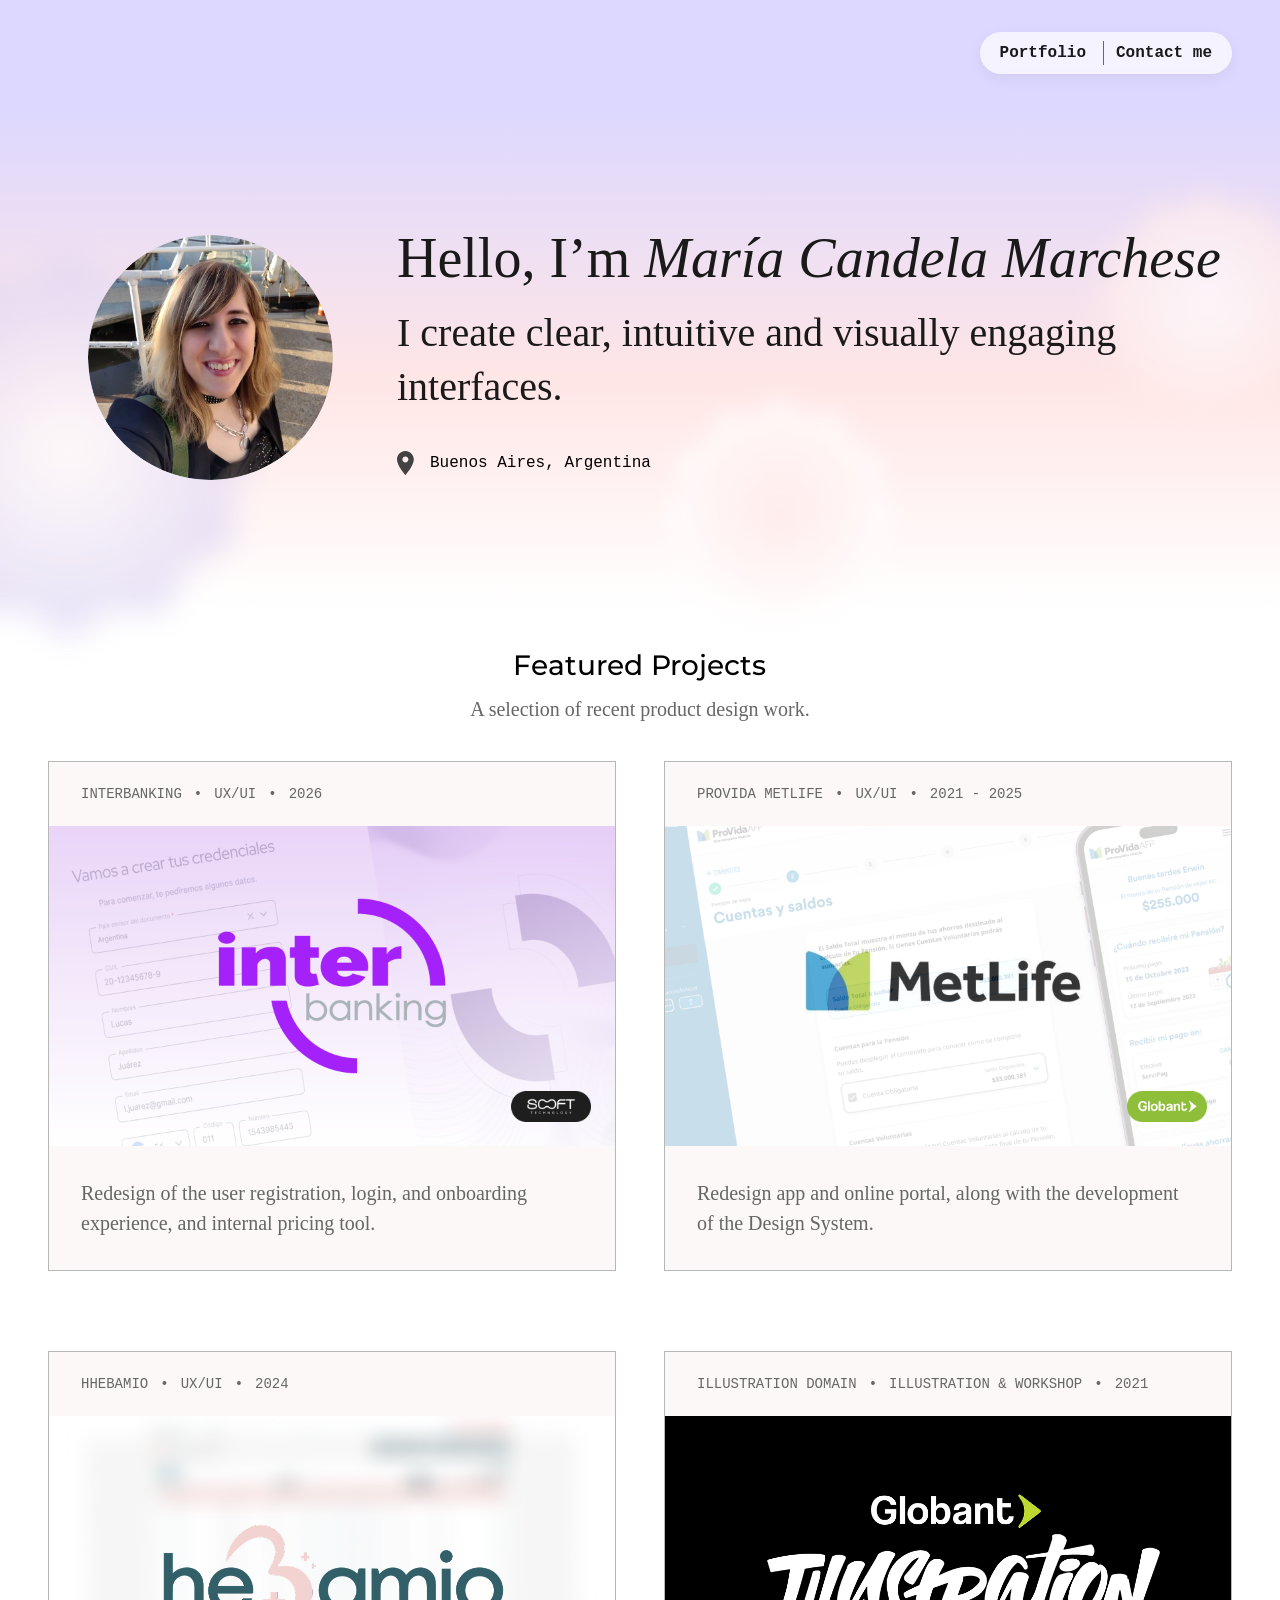
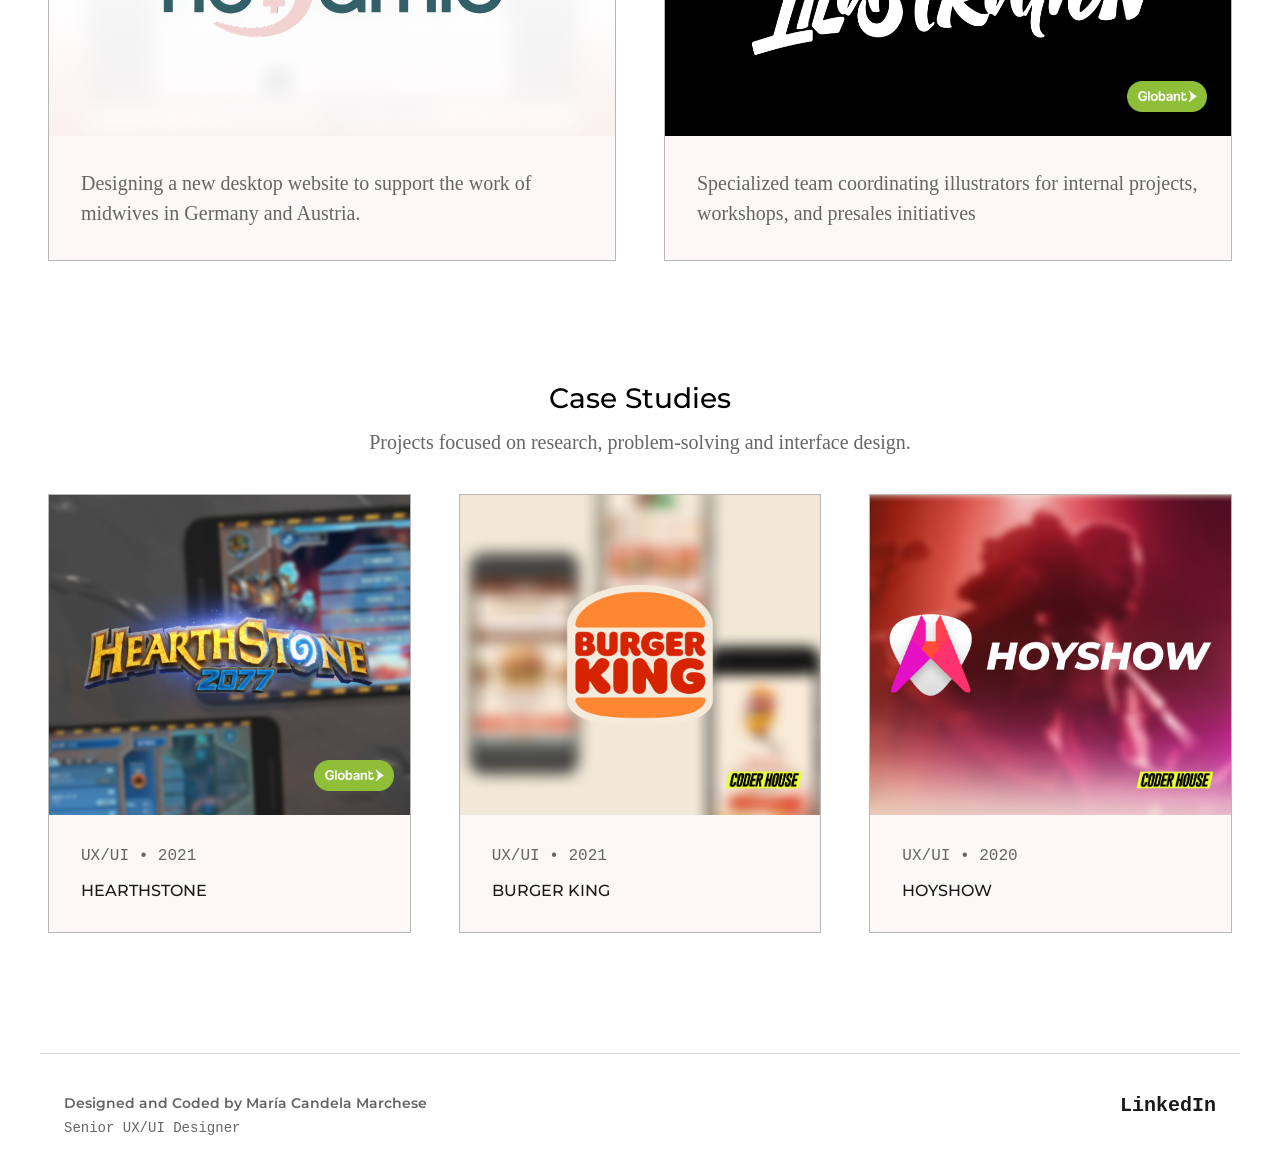
<file: index.html>
<!DOCTYPE html>
<html lang="es">

<head>
    <meta charset="UTF-8">
    <meta name="viewport" content="width=device-width, initial-scale=1.0">

    <title>Mi portfolio</title>

    <link rel="stylesheet" href="styles.css">


    <link rel="preconnect" href="https://fonts.googleapis.com">
<link rel="preconnect" href="https://fonts.gstatic.com" crossorigin>

<link
    href="https://fonts.googleapis.com/css2?family=Noto+Sans:wght@400;500;600;700&display=swap"
    rel="stylesheet"
>
<link rel="preconnect" href="https://fonts.googleapis.com">
<link rel="preconnect" href="https://fonts.gstatic.com" crossorigin>

<link href="https://fonts.googleapis.com/css2?family=Montserrat:wght@400;500;600;700&family=Noto+Sans:wght@400;500;600;700&display=swap"
      rel="stylesheet">

<link rel="stylesheet" href="styles.css">

<link rel="stylesheet" href="styles.css">
</head>

<body>


    <header class="site-header">
    <p class="header-name">María Candela Marchese</p>
    <button
    class="menu-toggle"
    id="menuToggle"
    type="button"
    aria-label="Open navigation menu"
    aria-expanded="false"
    aria-controls="mainNav"
>
    <img src="burgermenu.svg" alt="" aria-hidden="true">
</button>
    <nav 
    class="main-nav" 
    id="mainNav"
    aria-label="Navegación principal">
   

    <button
    class="menu-close"
    id="menuClose"
    type="button"
    aria-label="Close navigation menu"
>
    ×
</button>

    <div class="nav-dropdown">

    <button

    class="nav-link portfolio-button"
    id="portfolioButton"
    type="button"
    aria-expanded="false"
    aria-controls="portfolioMenu"
    >
    Portfolio
    <span class="dropdown-arrow" aria-hidden="true"></span>
    </button>

    <div
    class="portfolio-menu" 
    id="portfolioMenu">
     <a href="interbanking.html">Interbanking</a> 
     <a href="metlife.html">ProVida Metlife</a> 
     <a href="hebamio.html">Hebamio</a>
     <a href="illustration.html">Illustration Domain</a> 
     <a href="https://www.figma.com/proto/5QZ2zGyJ0QEoUR34Z68VXp/Portfolio-Marchese-Candela-2026?node-id=3284-1296&viewport=248%2C284%2C0.57&t=vjL0je7eW6SX2UPb-1&scaling=min-zoom&content-scaling=fixed&page-id=3284%3A1295" target="_blank">Hearthstone 2077</a> 
     <a href="https://www.figma.com/proto/5QZ2zGyJ0QEoUR34Z68VXp/Portfolio-Marchese-Candela-2026?node-id=3291-1301&viewport=248%2C284%2C0.57&t=vjL0je7eW6SX2UPb-1&scaling=min-zoom&content-scaling=fixed&page-id=3284%3A1295" target="_blank">Burger King</a>
     <a href="https://www.figma.com/proto/5QZ2zGyJ0QEoUR34Z68VXp/Portfolio-Marchese-Candela-2026?node-id=3291-1464&viewport=248%2C284%2C0.57&t=vjL0je7eW6SX2UPb-1&scaling=min-zoom&content-scaling=fixed&page-id=3284%3A1295" target="_blank">Hoyshow</a> 
      
    </div>
</div>

    <button
        class="nav-link nav-contact"
        id="openContactModal"
        type="button">
        Contact me
        </button>
    </nav>

    <div class="menu-overlay" id="menuOverlay"></div>

    </header>


    <section class="about">



        <div class="about-parallax" aria-hidden="true">
            <img src="forma1.svg" class="parallax-shape shape-1" alt="">
            <img src="forma2.svg" class="parallax-shape shape-2" alt="">
            <img src="forma3.svg" class="parallax-shape shape-3" alt="">
        </div>


        <div class="about-inner">
    
            <div class="about-image">
                <img src="aboutfoto.png" alt="About me">
            </div>
    
            <div class="about-content">
                <h1 class="about-title">Hello, I’m <em>María Candela Marchese</em></h1>
                <p class="about-description">
                 I create clear, intuitive and visually engaging interfaces.
                </p>
                <div class="about-location">
                    <img src="locationicon.svg" alt="location icon">
                    <p class="location-description">Buenos Aires, Argentina</p>
    
                </div>
            </div>
    
        </div>
    </section>

    
    <div class="page">

        <section class="project-grid" aria-label="Proyectos">

            <div class="section-heading featured-heading">
                <h2 class="section-title">Featured Projects</h2>
                <p class="section-description">
                    A selection of recent product design work. 
                </p>
            </div>

            <a href="interbanking.html" class="project-card project-card--featured reveal-full">
                <div class="project-meta">
                    <span>INTERBANKING</span>
                    <span>•</span>
                    <span>UX/UI</span>
                    <span>•</span>
                    <span>2026</span>
                    <span class="project-arrow">
                        <img src="arrow.svg" alt="go to project">
                    </div>

                </span>
                    <div class="project-image">
                    <img src="interimage2.png" alt="Interbanking image">
                    <img src="badgesooft.png" alt="Sooft Technology" class="project-badge">
                    </div>
                <div class="project-content">
                    <div class="project-heading">
                    </div>
                    <p class="project-description">Redesign of the user registration, login, and onboarding experience, and internal pricing tool.</p>
                </div>
            </a>



            <a href="metlife.html" class="project-card project-card--featured reveal-full">
                <div class="project-meta">
                    <span>PROVIDA METLIFE</span>
                    <span>•</span>
                    <span>UX/UI</span>
                    <span>•</span>
                    <span>2021 - 2025</span>
                    <span class="project-arrow">
                        <img src="arrow.svg" alt="go to project">
                </div>

                </span>
                    <div class="project-image">
                    <img src="providaimage.png" alt="Interbanking image">
                    <img src="badgeglobant.png" alt="Globant" class="project-badge">
                    </div>
                <div class="project-content">
                    <div class="project-heading">
                    </div>
                    <p class="project-description">Redesign app and online portal, along with the development of the Design System.</p>
                </div>
            </a>


            <a href="hebamio.html" class="project-card project-card--featured reveal-full">
                <div class="project-meta">
                    <span>HHEBAMIO</span>
                    <span>•</span>
                    <span>UX/UI</span>
                    <span>•</span>
                    <span>2024</span>
                    <span class="project-arrow">
                        <img src="arrow.svg" alt="go to project">
                </div>

                </span>
                <div class="project-image">
                    <img src="hebamio.png" alt="Interbanking image">                    </div>
                <div class="project-content">
                    <div class="project-heading">
                    </div>
                    <p class="project-description">Designing a new desktop website to support the work of midwives in Germany and Austria.</p>
                </div>
            </a>

    
            <a href="illustration.html" class="project-card project-card--featured reveal-full">
                <div class="project-meta">
                    <span>ILLUSTRATION DOMAIN</span>
                    <span>•</span>
                    <span>ILLUSTRATION & WORKSHOP</span>
                    <span>•</span>
                    <span>2021</span>
                    <span class="project-arrow">
                        <img src="arrow.svg" alt="go to project">
                </div>

                </span>
                    <div class="project-image">
                    <img src="badgeglobant.png" alt="Globant" class="project-badge">
                    <img src="illusdomain.png" alt="Interbanking image">
                    </div>
                <div class="project-content">
                    <div class="project-heading">
                    </div>
                    <p class="project-description">Specialized team coordinating illustrators for internal projects, workshops, and presales initiatives</p>
                </div>
            </a>

            <div class="section-heading reveal">
                <h2 class="section-title">Case Studies</h2>
                <p class="section-description">
                Projects focused on research, problem-solving and interface design.
                </p>
            </div>

            <a href="https://www.figma.com/proto/5QZ2zGyJ0QEoUR34Z68VXp/Portfolio-Marchese-Candela-2026?node-id=3284-1296&viewport=248%2C284%2C0.57&t=vjL0je7eW6SX2UPb-1&scaling=min-zoom&content-scaling=fixed&page-id=3284%3A1295" class="project-card reveal" target="_blank">
                <div class="project-image">
                    <img src="hearthstone.png" alt="Hearthstone 2077 image">
                    <img src="badgeglobant.png" alt="Globant" class="project-badge-small">
                </div>
                <div class="project-content">
                    <div class="project-category">
                        <span>UX/UI</span>
                        <span>•</span>
                        <span>2021</span>
                    </div>
                    <div clas

                    <div class="project-title-row">
                        <h2 class="project-title">HEARTHSTONE</h2>
                
                        <span class="project-arrow project-arrow--small">
                            <img src="arrow.svg" alt="">
                        </span>
                    </div>
                </div>
            </a>

            <a href="https://www.figma.com/proto/5QZ2zGyJ0QEoUR34Z68VXp/Portfolio-Marchese-Candela-2026?node-id=3291-1301&viewport=248%2C284%2C0.57&t=vjL0je7eW6SX2UPb-1&scaling=min-zoom&content-scaling=fixed&page-id=3284%3A1295" class="project-card reveal" target="_blank">
                <div class="project-image">
                    <img src="burgerimage.png" alt="Burger King image">
                    <img src="badgecoder.png" alt="Globant" class="project-badge-small">
                </div>
                <div class="project-content">
                    <div class="project-category">
                        <span>UX/UI</span>
                        <span>•</span>
                        <span>2021</span>
                    </div>
                    <div class="project-title-row">
                        <h2 class="project-title">BURGER KING</h2>
                
                        <span class="project-arrow project-arrow--small">
                            <img src="arrow.svg" alt="">
                        </span>
                    </div>
                </div>
            </a>


            <a href="https://www.figma.com/proto/5QZ2zGyJ0QEoUR34Z68VXp/Portfolio-Marchese-Candela-2026?node-id=3291-1464&viewport=248%2C284%2C0.57&t=vjL0je7eW6SX2UPb-1&scaling=min-zoom&content-scaling=fixed&page-id=3284%3A1295" class="project-card reveal" target="_blank">
                <div class="project-image">
                    <img src="hoyshowimage.png" alt="Hoy show image">
                    <img src="badgecoder.png" alt="Globant" class="project-badge-small">
                </div>
                <div class="project-content">
                    <div class="project-category">
                        <span>UX/UI</span>
                        <span>•</span>
                        <span>2020</span>
                    </div>
                    <div clas

                    <div class="project-title-row">
                        <h2 class="project-title">HOYSHOW</h2>
                
                        <span class="project-arrow project-arrow--small">
                            <img src="arrow.svg" alt="">
                        </span>
                    </div>
                </div>
            </a>

        </section>

    </div>
<footer class="footer">

    <div class="footer-content">

        <div class="footer-main">

            <div class="footer-info">
                <p class="footer-name">Designed and Coded by María Candela Marchese</p>
                <p class="footer-role">Senior UX/UI Designer</p>
            </div>

            <div class="footer-links">
                <a
                    href="https://www.linkedin.com/in/maria-candela-marchese/"
                    target="_blank"
                    rel="noopener noreferrer"
                >
                    LinkedIn
                </a>

            </div>

        </div>

    </div>

</footer>
<div
    class="modal-overlay"
    id="contactModal"
    aria-hidden="true"
>
    <div
        class="contact-modal"
        role="dialog"
        aria-modal="true"
        aria-labelledby="contactTitle"
    >

        <button
            class="modal-close"
            id="closeContactModal"
            type="button"
            aria-label="Close contact form"
        >
            ×
        </button>

        <div class="contact-header">
            <h2 id="contactTitle">Let's work together</h2>
            <p>Tell me a little about your project.</p>
        </div>

        <form
            class="contact-form"
            id="contactForm"
            action="https://formspree.io/f/myezyyvz"
            method="POST"
            novalidate
        >

            <div class="form-inputs">

                <div class="int-form">

                    <!-- FIRST NAME + LAST NAME -->

                    <div class="form-row">

                        <div class="form-field">
                            <input
                                type="text"
                                id="firstName"
                                name="firstName"
                                autocomplete="given-name"
                                placeholder=" "
                                required
                            >

                            <label for="firstName">First name</label>

                            <span class="form-error">
                                Please enter your first name.
                            </span>
                        </div>


                        <div class="form-field">
                            <input
                                type="text"
                                id="lastName"
                                name="lastName"
                                autocomplete="family-name"
                                placeholder=" "
                                required
                            >

                            <label for="lastName">Last name</label>

                            <span class="form-error">
                                Please enter your last name.
                            </span>
                        </div>

                    </div>


                    <!-- EMAIL -->

                    <div class="form-field">
                        <input
                            type="email"
                            id="email"
                            name="email"
                            autocomplete="email"
                            placeholder=" "
                            required
                        >

                        <label for="email">Email</label>

                        <span class="form-error">
                            Please enter a valid email.
                        </span>
                    </div>


                    <!-- PHONE -->

                    <div class="form-field">
                        <input
                            type="tel"
                            id="phone"
                            name="phone"
                            autocomplete="tel"
                            placeholder=" "
                        >

                        <label for="phone">Phone number</label>
                    </div>


                    <!-- MESSAGE -->

                    <div class="form-field">
                        <textarea
                            id="message"
                            name="message"
                            rows="5"
                            placeholder=" "
                            required
                        ></textarea>

                        <label for="message">Message</label>

                        <span class="form-error">
                            Please enter a message.
                        </span>
                    </div>

                </div>

            </div>


            <!-- BUTTON -->

            <div class="button-container">
                <button
                    class="button"
                    type="submit"
                >
                    Send message
                </button>
            </div>

        </form>

        <div class="contact-success" id="contactSuccess" aria-live="polite">

            <img src="Icon.svg" alt="icon success" class="success-icon">
        
            <h2>Message sent!</h2>
        
            <p>
                Thanks for reaching out.<br>
                I'll get back to you soon.
            </p>
        
        </div>
    </div>
</div>
<script src="script.js"></script>
</body>

</html>
</file>
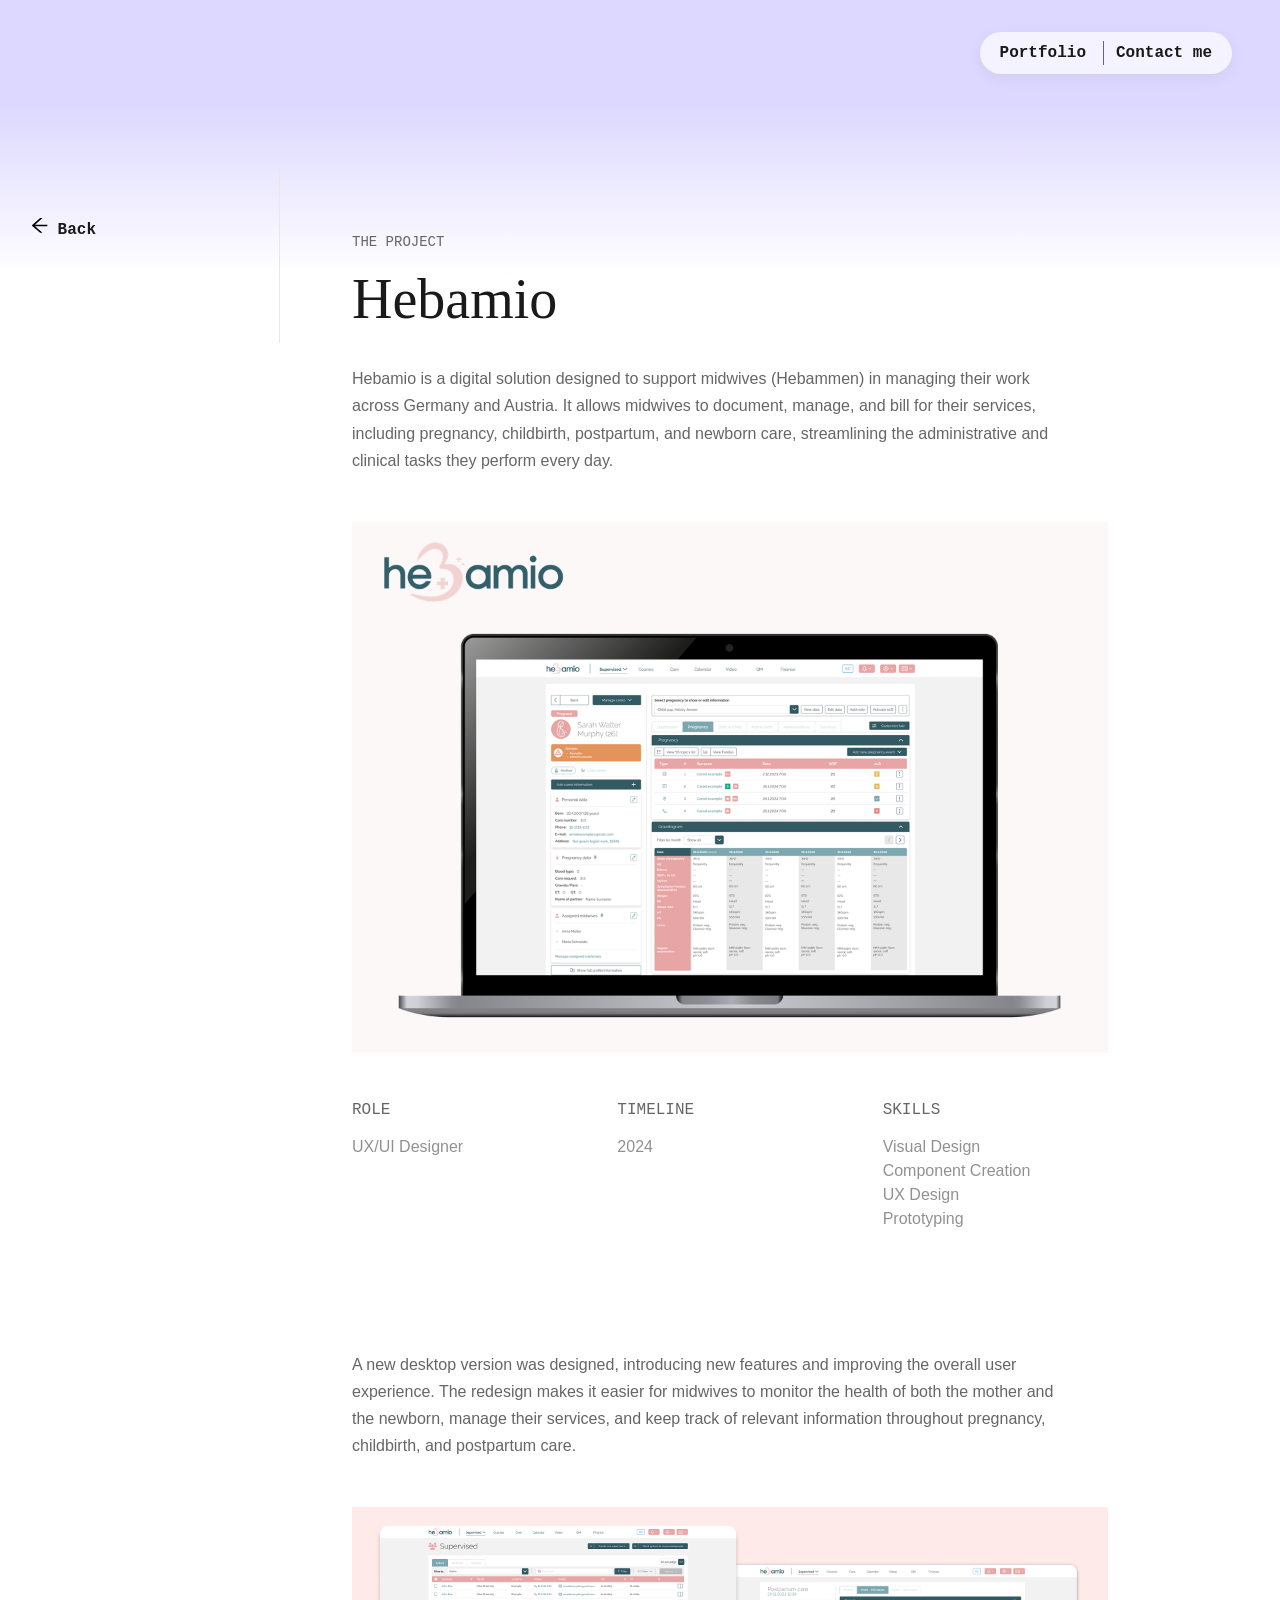
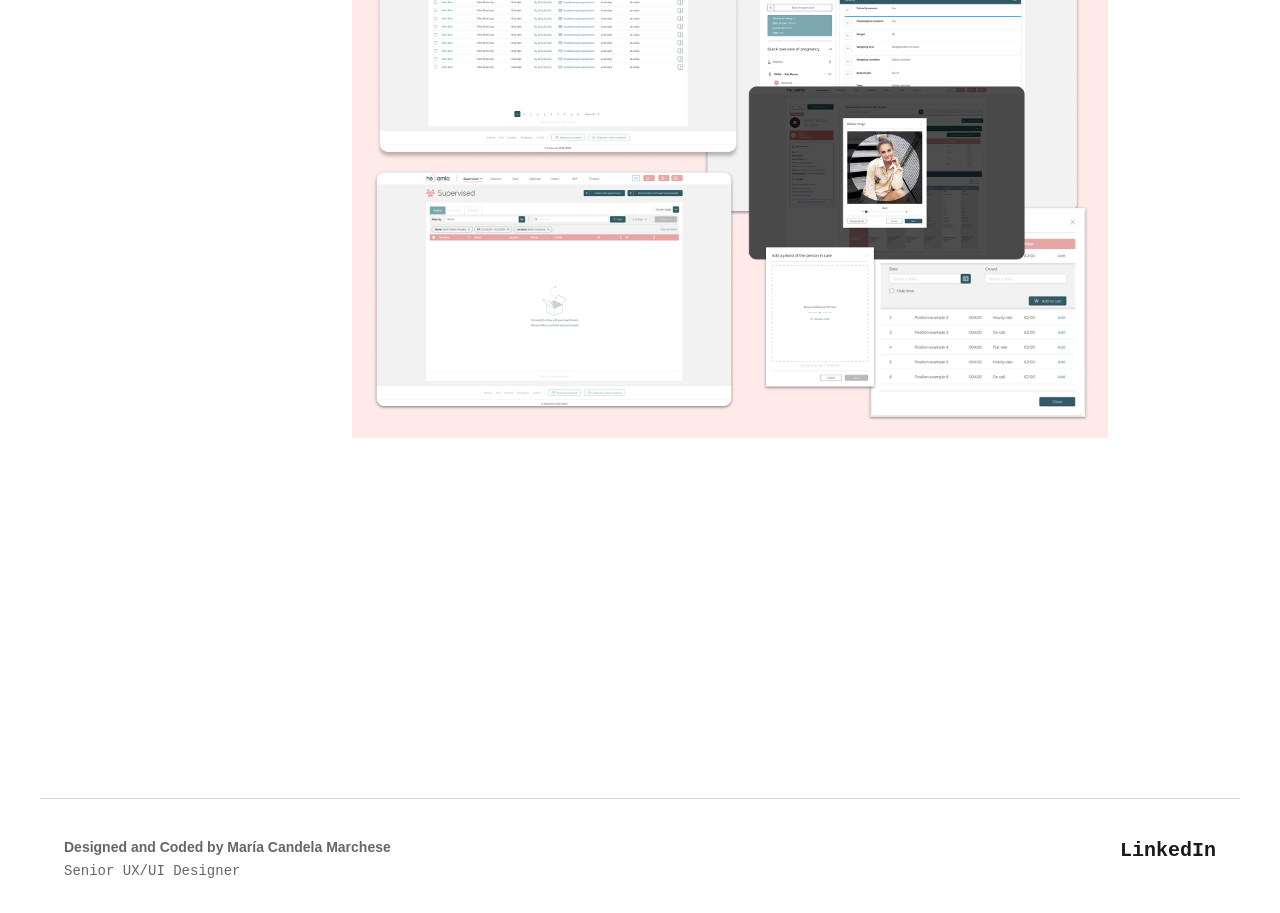
<file: hebamio.html>
<!DOCTYPE html>
<html lang="en">

<head>
    <meta charset="UTF-8">
    <meta name="viewport" content="width=device-width, initial-scale=1.0">

    <title>Hebamio — María Candela Marchese</title>

    <link rel="stylesheet" href="styles.css">
    <link rel="stylesheet" href="projects.css">
</head>

<body>

    <!-- =====================================
         HEADER
    ====================================== -->

    <header class="site-header">

        

        <p class="header-name">
            María Candela Marchese
        </p>

        <!-- HAMBURGER MOBILE -->
        <button
            class="menu-toggle"
            id="menuToggle"
            aria-label="Open menu"
            aria-expanded="false"
            aria-controls="mainNav"
        >
            <img src="burgermenu.svg" alt="">
        </button>


    <!-- MOBILE OVERLAY -->
    <div
        class="menu-overlay"
        id="menuOverlay"
    ></div>


        <!-- NAV -->
        <nav class="main-nav" id="mainNav">

            <!-- CLOSE MOBILE MENU -->
            <button
                class="menu-close"
                id="menuClose"
                aria-label="Close menu"
            >
                ×
            </button>

            <!-- PORTFOLIO -->
            <div class="nav-dropdown">

                <button
                    class="nav-link portfolio-button"
                    id="portfolioButton"
                    aria-expanded="false"
                    aria-controls="portfolioMenu"
                >
                    Portfolio
                    <span class="dropdown-arrow"></span>
                </button>

                <div
                    class="portfolio-menu"
                    id="portfolioMenu"
                >
                    <a href="index.html">Home</a>
                    <a href="interbanking.html">Interbanking</a>
                    <a href="metlife.html">ProVida MetLife</a>
                    <a href="hebamio.html">Hebamio</a>
                    <a href="illustration.html">Illustration Domain</a>
                    <a href="https://www.figma.com/proto/5QZ2zGyJ0QEoUR34Z68VXp/Portfolio-Marchese-Candela-2026?node-id=3284-1296&viewport=248%2C284%2C0.57&t=vjL0je7eW6SX2UPb-1&scaling=min-zoom&content-scaling=fixed&page-id=3284%3A1295" target="_blank">Hearthstone 2077</a>
                    <a href="https://www.figma.com/proto/5QZ2zGyJ0QEoUR34Z68VXp/Portfolio-Marchese-Candela-2026?node-id=3291-1301&viewport=248%2C284%2C0.57&t=vjL0je7eW6SX2UPb-1&scaling=min-zoom&content-scaling=fixed&page-id=3284%3A1295" target="_blank">Burger King</a>
                    <a href="https://www.figma.com/proto/5QZ2zGyJ0QEoUR34Z68VXp/Portfolio-Marchese-Candela-2026?node-id=3291-1464&viewport=248%2C284%2C0.57&t=vjL0je7eW6SX2UPb-1&scaling=min-zoom&content-scaling=fixed&page-id=3284%3A1295" target="_blank">HoyShow</a>
                </div>

            </div>

            <!-- CONTACT -->
            <button
                class="nav-link nav-contact"
                id="openContactModal"
            >
                Contact me
            </button>

        </nav>

    </header>


    <main class="case-study">


        <!-- =====================================
             SIDEBAR
        ====================================== -->

        <aside class="case-sidebar">

            <a href="index.html" class="case-back">
                <img
                    src="arrowback.svg"
                    alt=""
                    class="case-back-icon"
                >
                <span>Back</span>
            </a>

        </aside>


        <!-- =====================================
             MAIN CONTENT
        ====================================== -->

        <div class="case-content">


            <!-- OVERVIEW -->

            <section
                class="case-section"
                id="overview"
            >

                <p class="case-eyebrow">
                    THE PROJECT
                </p>

                <h2 class="page-case-title">
                 Hebamio
                </h2>

                <p class="case-description">
                    Hebamio is a digital solution designed to support midwives (Hebammen) in managing their work across Germany and Austria. It allows midwives to document, manage, and bill for their services, including pregnancy, childbirth, postpartum, 
                    and newborn care, streamlining the administrative and clinical tasks they perform every day.
                </p>

                <div class="case-image">
                    <img
                        src="habout.png"
                        alt="ProVida MetLife redesign"
                    >
                </div>


                <!-- PROJECT INFO -->

                <div class="case-project-info">
                    <div class="case-info-item">

                        <h3 class="case-info-title">
                            ROLE
                        </h3>

                        <p class="case-info-text">
                           UX/UI Designer
                        </p>

                    </div>


                    <div class="case-info-item">

                        <h3 class="case-info-title">
                            TIMELINE
                        </h3>

                        <p class="case-info-text">
                         2024
                        </p>

                    </div>


                    <div class="case-info-item">

                        <h3 class="case-info-title">
                            SKILLS
                        </h3>

                        <p class="case-info-text">
                            Visual Design<br>
                            Component Creation<br>
                            UX Design<br>
                            Prototyping
                        </p>

                    </div>

                </div>

            </section>


            <section
                class="case-section"
                id="pensioners"
            >

                <p class="case-description">
                    A new desktop version was designed, introducing new features and improving the overall user experience. The redesign makes it easier for midwives to monitor the health of both the mother and the newborn, manage their services, 
                    and keep track of relevant information throughout pregnancy, childbirth, and postpartum care.
                </p>

                <div class="case-image">
                    <img
                        src="hpimages.png"
                        alt="Hebamio experience overview"
                    >
                </div>

            </section>



    </main>

    <footer class="footer">

        <div class="footer-content">
    
            <div class="footer-main">
    
                <div class="footer-info">
                    <p class="footer-name">Designed and Coded by María Candela Marchese</p>
                    <p class="footer-role">Senior UX/UI Designer</p>
                </div>
    
                <div class="footer-links">
                    <a
                        href="https://www.linkedin.com/in/maria-candela-marchese/"
                        target="_blank"
                        rel="noopener noreferrer"
                    >
                        LinkedIn
                    </a>
    
                </div>
    
            </div>
    
        </div>
    
    </footer>
    <!-- =====================================
         JAVASCRIPT
    ====================================== -->

   
<div
class="modal-overlay"
id="contactModal"
aria-hidden="true"
>
<div
    class="contact-modal"
    role="dialog"
    aria-modal="true"
    aria-labelledby="contactTitle"
>

    <button
        class="modal-close"
        id="closeContactModal"
        type="button"
        aria-label="Close contact form"
    >
        ×
    </button>

    <div class="contact-header">
        <h2 id="contactTitle">Let's work together</h2>
        <p>Tell me a little about your project.</p>
    </div>

    <form
        class="contact-form"
        id="contactForm"
        action="https://formspree.io/f/myezyyvz"
        method="POST"
        novalidate
    >

        <div class="form-inputs">

            <div class="int-form">

                <!-- FIRST NAME + LAST NAME -->

                <div class="form-row">

                    <div class="form-field">
                        <input
                            type="text"
                            id="firstName"
                            name="firstName"
                            autocomplete="given-name"
                            placeholder=" "
                            required
                        >

                        <label for="firstName">First name</label>

                        <span class="form-error">
                            Please enter your first name.
                        </span>
                    </div>


                    <div class="form-field">
                        <input
                            type="text"
                            id="lastName"
                            name="lastName"
                            autocomplete="family-name"
                            placeholder=" "
                            required
                        >

                        <label for="lastName">Last name</label>

                        <span class="form-error">
                            Please enter your last name.
                        </span>
                    </div>

                </div>


                <!-- EMAIL -->

                <div class="form-field">
                    <input
                        type="email"
                        id="email"
                        name="email"
                        autocomplete="email"
                        placeholder=" "
                        required
                    >

                    <label for="email">Email</label>

                    <span class="form-error">
                        Please enter a valid email.
                    </span>
                </div>


                <!-- PHONE -->

                <div class="form-field">
                    <input
                        type="tel"
                        id="phone"
                        name="phone"
                        autocomplete="tel"
                        placeholder=" "
                    >

                    <label for="phone">Phone number</label>
                </div>


                <!-- MESSAGE -->

                <div class="form-field">
                    <textarea
                        id="message"
                        name="message"
                        rows="5"
                        placeholder=" "
                        required
                    ></textarea>

                    <label for="message">Message</label>

                    <span class="form-error">
                        Please enter a message.
                    </span>
                </div>

            </div>

        </div>


        <!-- BUTTON -->

        <div class="button-container">
            <button
                class="button"
                type="submit"
            >
                Send message
            </button>
        </div>

    </form>

    <div class="contact-success" id="contactSuccess" aria-live="polite">

        <img src="Icon.svg" alt="icon success" class="success-icon">
    
        <h2>Message sent!</h2>
    
        <p>
            Thanks for reaching out.<br>
            I'll get back to you soon.
        </p>
    
    </div>
</div>
</div> 
    <script src="script.js"></script>

</body>

</html>
</file>
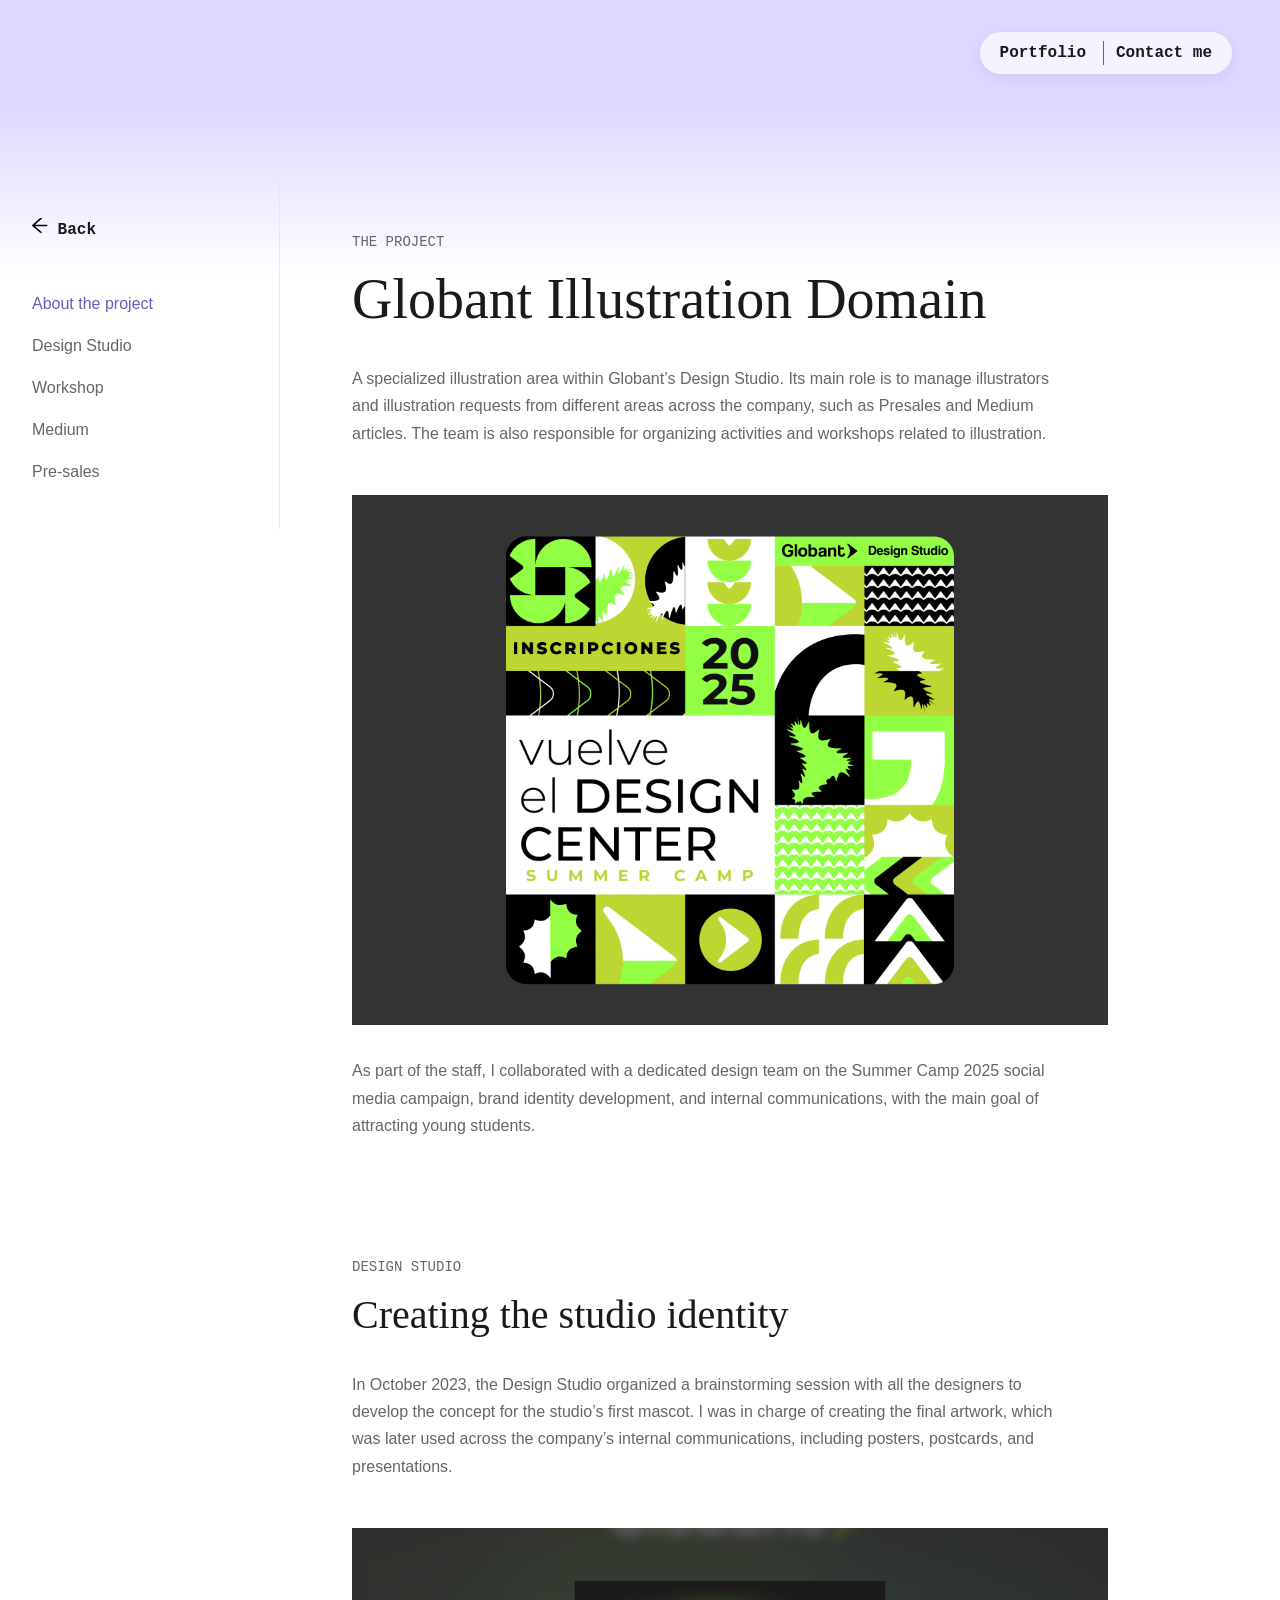
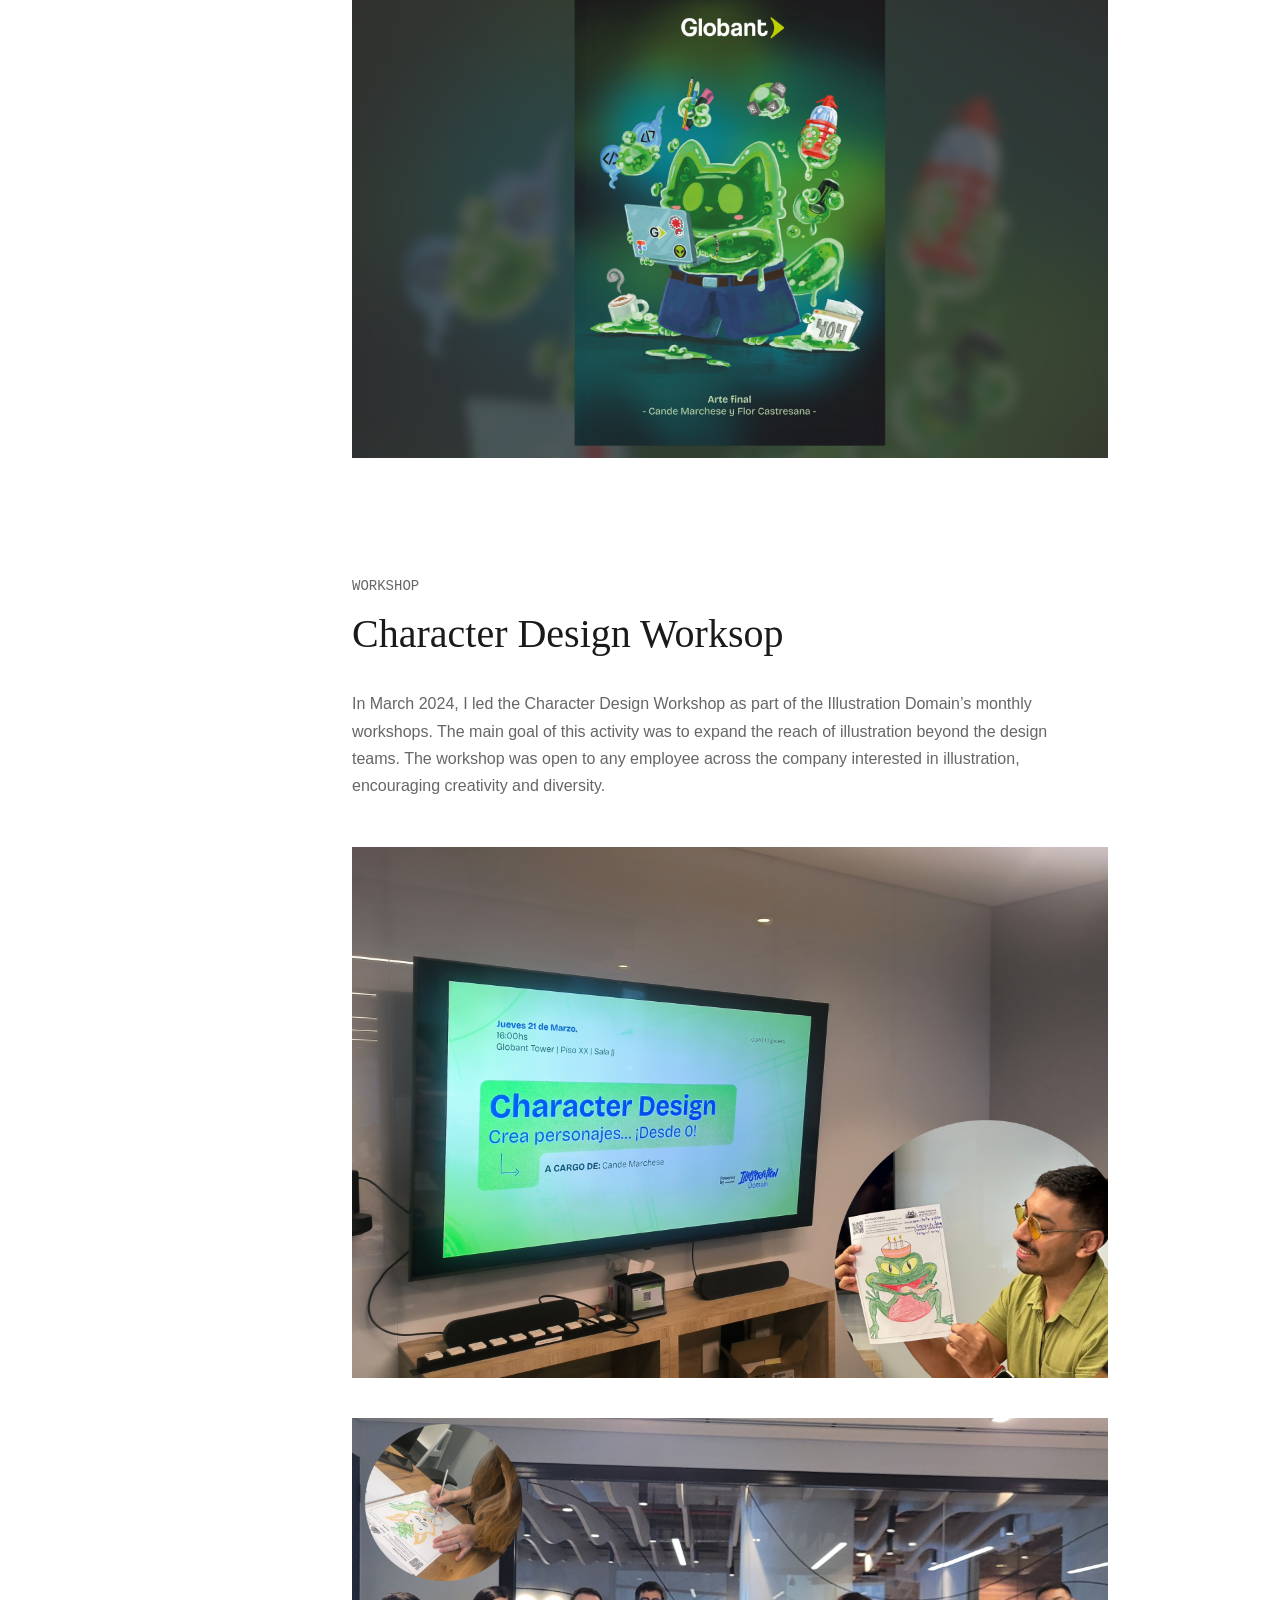
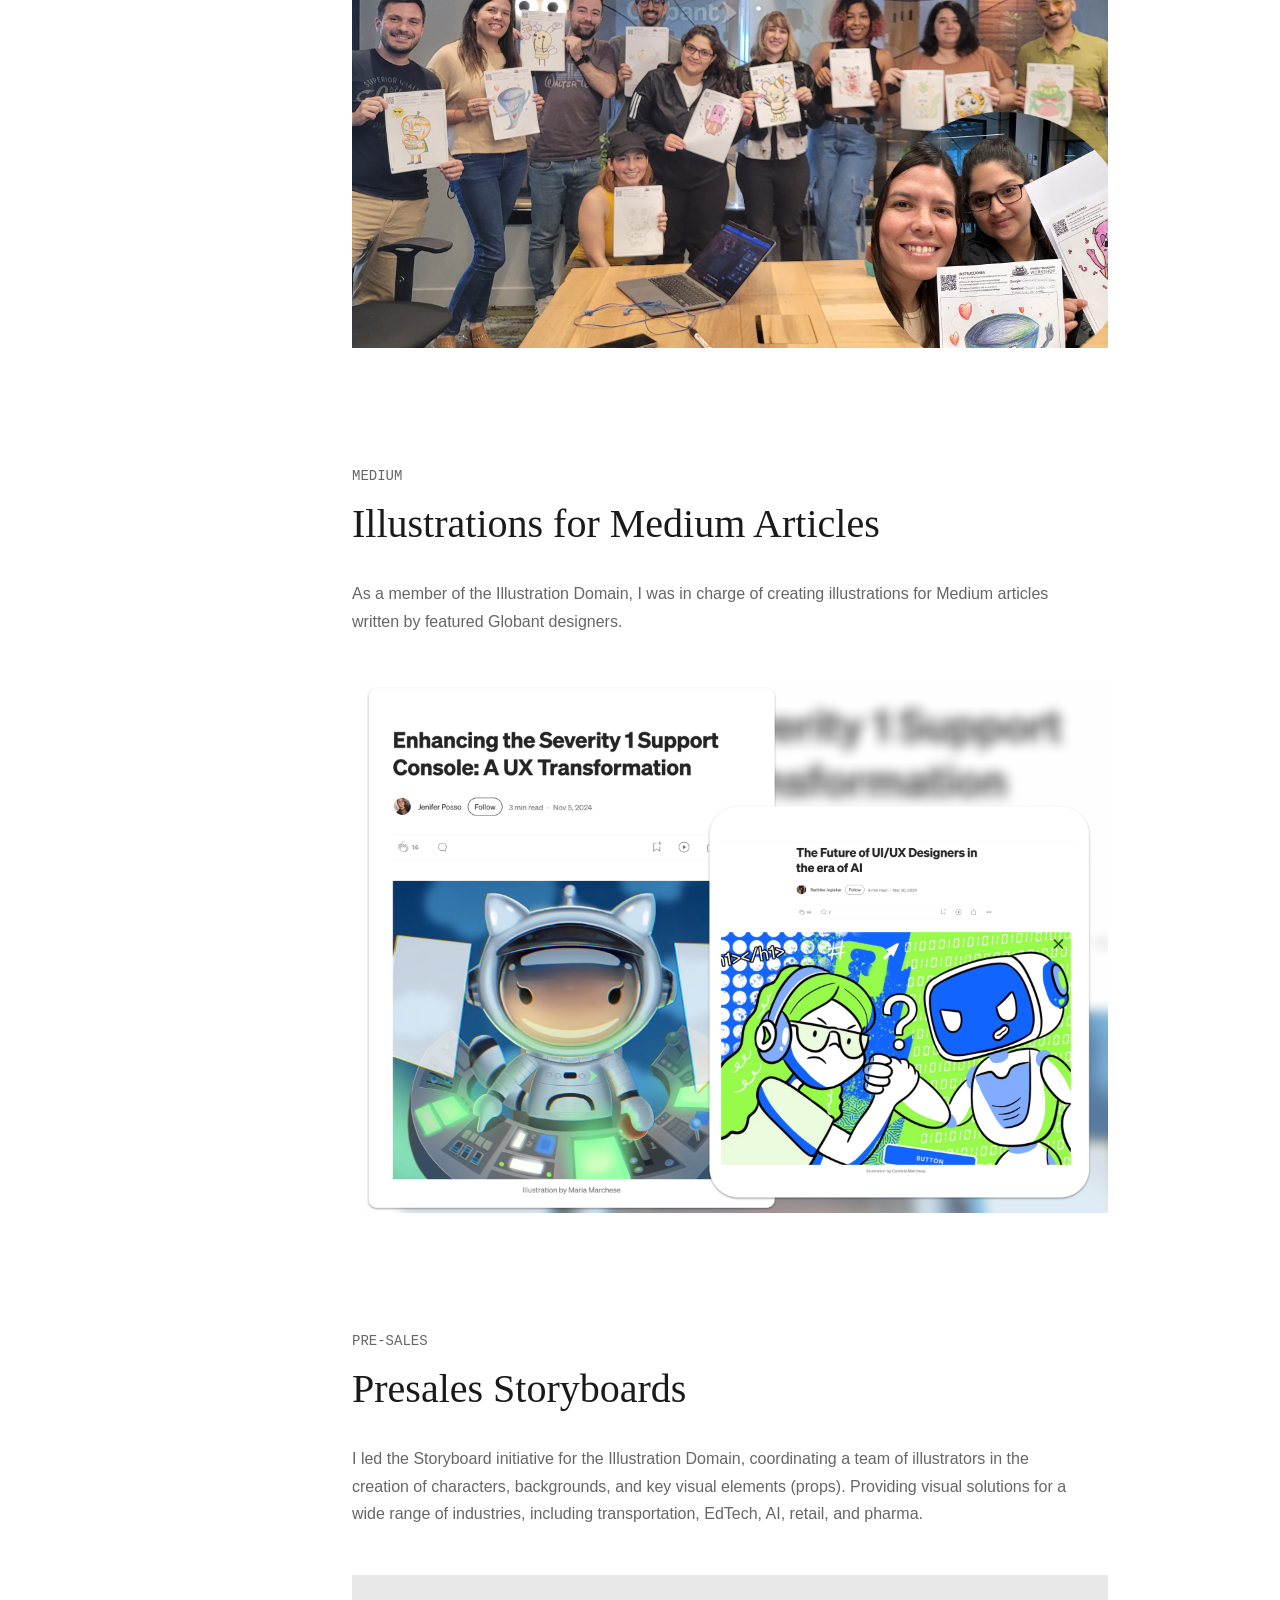
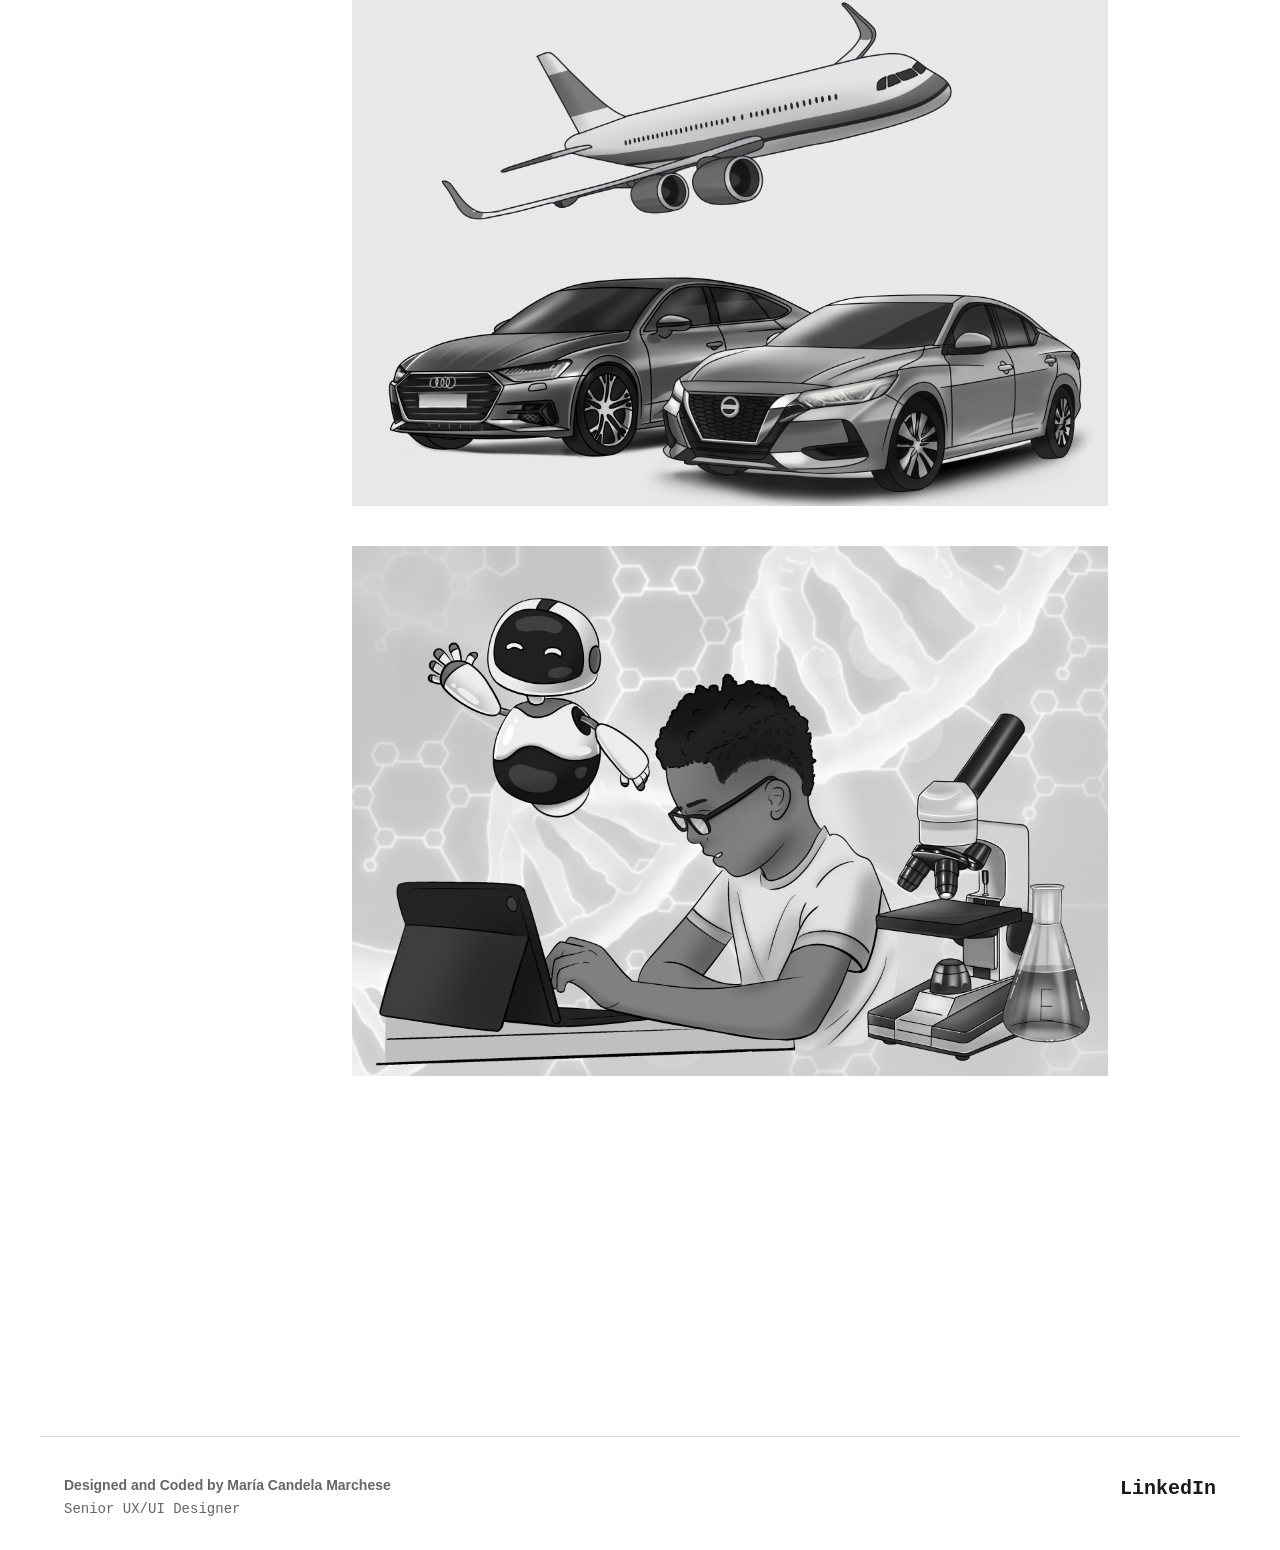
<file: illustration.html>
<!DOCTYPE html>
<html lang="en">

<head>
    <meta charset="UTF-8">
    <meta name="viewport" content="width=device-width, initial-scale=1.0">

    <title>Illustration Domain — María Candela Marchese</title>

    <link rel="stylesheet" href="styles.css">
    <link rel="stylesheet" href="projects.css">
</head>

<body>

    <!-- =====================================
         HEADER
    ====================================== -->

    <header class="site-header">

        

        <p class="header-name">
            María Candela Marchese
        </p>

        <!-- HAMBURGER MOBILE -->
        <button
            class="menu-toggle"
            id="menuToggle"
            aria-label="Open menu"
            aria-expanded="false"
            aria-controls="mainNav"
        >
            <img src="burgermenu.svg" alt="">
        </button>


    <!-- MOBILE OVERLAY -->
    <div
        class="menu-overlay"
        id="menuOverlay"
    ></div>


        <!-- NAV -->
        <nav class="main-nav" id="mainNav">

            <!-- CLOSE MOBILE MENU -->
            <button
                class="menu-close"
                id="menuClose"
                aria-label="Close menu"
            >
                ×
            </button>

            <!-- PORTFOLIO -->
            <div class="nav-dropdown">

                <button
                    class="nav-link portfolio-button"
                    id="portfolioButton"
                    aria-expanded="false"
                    aria-controls="portfolioMenu"
                >
                    Portfolio
                    <span class="dropdown-arrow"></span>
                </button>

                <div
                    class="portfolio-menu"
                    id="portfolioMenu"
                >
                    <a href="index.html">Home</a>
                    <a href="interbanking.html">Interbanking</a>
                    <a href="metlife.html">ProVida MetLife</a>
                    <a href="hebamio.html">Hebamio</a>
                    <a href="illustration.html">Illustration Domain</a>
                    <a href="https://www.figma.com/proto/5QZ2zGyJ0QEoUR34Z68VXp/Portfolio-Marchese-Candela-2026?node-id=3284-1296&viewport=248%2C284%2C0.57&t=vjL0je7eW6SX2UPb-1&scaling=min-zoom&content-scaling=fixed&page-id=3284%3A1295" target="_blank">Hearthstone 2077</a>
                    <a href="https://www.figma.com/proto/5QZ2zGyJ0QEoUR34Z68VXp/Portfolio-Marchese-Candela-2026?node-id=3291-1301&viewport=248%2C284%2C0.57&t=vjL0je7eW6SX2UPb-1&scaling=min-zoom&content-scaling=fixed&page-id=3284%3A1295" target="_blank">Burger King</a>
                    <a href="https://www.figma.com/proto/5QZ2zGyJ0QEoUR34Z68VXp/Portfolio-Marchese-Candela-2026?node-id=3291-1464&viewport=248%2C284%2C0.57&t=vjL0je7eW6SX2UPb-1&scaling=min-zoom&content-scaling=fixed&page-id=3284%3A1295" target="_blank">HoyShow</a>
                </div>

            </div>

            <!-- CONTACT -->
            <button
                class="nav-link nav-contact"
                id="openContactModal"
            >
                Contact me
            </button>

        </nav>

    </header>


    <main class="case-study">


        <!-- =====================================
             SIDEBAR
        ====================================== -->

        <aside class="case-sidebar">

            <a href="index.html" class="case-back">
                <img
                    src="arrowback.svg"
                    alt=""
                    class="case-back-icon"
                >
                <span>Back</span>
            </a>

            <nav
                class="case-nav"
                aria-label="Project sections"
            >

                <a href="#overview" class="case-nav-link">
                    About the project
                </a>

                <a href="#design-studio" class="case-nav-link">
                    Design Studio
                </a>

                <a href="#workshop"class="case-nav-link">
                    Workshop
                </a>

                <a href="#medium" class="case-nav-link">
                    Medium
                </a>

                <a href="#presales" class="case-nav-link">
                    Pre-sales
                </a>

            </nav>

        </aside>



        <!-- =====================================
             MAIN CONTENT
        ====================================== -->

        <div class="case-content">


            <!-- OVERVIEW -->

            <section
                class="case-section"
                id="overview"
            >

                <p class="case-eyebrow">
                   THE PROJECT
                </p>

                <h2 class="page-case-title">
                Globant Illustration Domain
                </h2>

                <p class="case-description">
                    A specialized illustration area within Globant’s Design Studio. Its main role is to manage illustrators and illustration requests from different areas across the company, such as Presales and Medium articles. 
                    The team is also responsible for organizing activities and workshops related to illustration.
                </p>

                <div class="case-image">
                    <img
                        src="ioverview.png"
                        alt="Summer camp image"
                    >
                </div>

                <p class="case-description">
                    As part of the staff, I collaborated with a dedicated design team on the Summer Camp 2025 social media campaign, brand identity development, 
                    and internal communications, with the main goal of attracting young students.
                </p>


            </section>

            <section
                class="case-section"
                id="design-studio"
            >

                <p class="case-eyebrow">
                    DESIGN STUDIO
                </p>

                <h2 class="case-title">
                Creating the studio identity
                </h2>

                <p class="case-description">
                    In October 2023, the Design Studio organized a brainstorming session with all the designers to develop the concept for the studio’s first mascot. I was in charge of creating the final artwork, which was later used across the company’s 
                    internal communications, including posters, postcards, and presentations.
                </p>

                <div class="case-image">
                    <img
                        src="imascot.png"
                        alt="Design studio mascot"
                    >
                </div>


            </section>


            <section
                class="case-section"
                id="workshop"
            >

                <p class="case-eyebrow">
                   WORKSHOP
                </p>

                <h2 class="case-title">
                    Character Design Worksop
                </h2>

                <p class="case-description">
                    In March 2024, I led the Character Design Workshop as part of the Illustration Domain’s monthly workshops. 
                    The main goal of this activity was to expand the reach of illustration beyond the design teams. The workshop was open to any employee across the company interested in illustration, encouraging creativity and diversity.
                </p>

                <div class="case-image">
                    <img
                        src="iworkshop1.png"
                        alt="workshop image"
                    >
                </div>

                <div class="case-image">
                    <img
                        src="iworkshop2.png"
                        alt="workshop image"
                    >
                </div>


            </section>


            <section
                class="case-section"
                id="medium"
            >

                <p class="case-eyebrow">
                    MEDIUM
                </p>

                <h2 class="case-title">
                    Illustrations for Medium Articles
                </h2>

                <p class="case-description">
                    As a member of the Illustration Domain, I was in charge of creating illustrations for Medium articles 
                    written by featured Globant designers.
                </p>

                <div class="case-image">
                    <img
                        src="imedium.png"
                        alt="Design studio mascot"
                    >
                </div>


            </section>


            <section
                class="case-section"
                id="presales"
            >

                <p class="case-eyebrow">
                   PRE-SALES
                </p>

                <h2 class="case-title">
                    Presales Storyboards
                </h2>

                <p class="case-description">
                    I led the Storyboard initiative for the Illustration Domain, coordinating a team of illustrators in the creation of characters, backgrounds, and key visual elements (props). Providing visual solutions for a wide range of industries, 
                    including transportation, EdTech, AI, retail, and pharma.
                </p>

                <div class="case-image">
                    <img
                        src="ipresales1.png"
                        alt="presales images"
                    >
                </div>

                <div class="case-image">
                    <img
                        src="ipresales2.png"
                        alt="presales image"
                    >
                </div>


            </section>







    </main>

    <footer class="footer">

        <div class="footer-content">
    
            <div class="footer-main">
    
                <div class="footer-info">
                    <p class="footer-name">Designed and Coded by María Candela Marchese</p>
                    <p class="footer-role">Senior UX/UI Designer</p>
                </div>
    
                <div class="footer-links">
                    <a
                        href="https://www.linkedin.com/in/maria-candela-marchese/"
                        target="_blank"
                        rel="noopener noreferrer"
                    >
                        LinkedIn
                    </a>
    
                </div>
    
            </div>
    
        </div>
    
    </footer>
    <!-- =====================================
         JAVASCRIPT
    ====================================== -->

   
<div
class="modal-overlay"
id="contactModal"
aria-hidden="true"
>
<div
    class="contact-modal"
    role="dialog"
    aria-modal="true"
    aria-labelledby="contactTitle"
>

    <button
        class="modal-close"
        id="closeContactModal"
        type="button"
        aria-label="Close contact form"
    >
        ×
    </button>

    <div class="contact-header">
        <h2 id="contactTitle">Let's work together</h2>
        <p>Tell me a little about your project.</p>
    </div>

    <form
        class="contact-form"
        id="contactForm"
        action="https://formspree.io/f/myezyyvz"
        method="POST"
        novalidate
    >

        <div class="form-inputs">

            <div class="int-form">

                <!-- FIRST NAME + LAST NAME -->

                <div class="form-row">

                    <div class="form-field">
                        <input
                            type="text"
                            id="firstName"
                            name="firstName"
                            autocomplete="given-name"
                            placeholder=" "
                            required
                        >

                        <label for="firstName">First name</label>

                        <span class="form-error">
                            Please enter your first name.
                        </span>
                    </div>


                    <div class="form-field">
                        <input
                            type="text"
                            id="lastName"
                            name="lastName"
                            autocomplete="family-name"
                            placeholder=" "
                            required
                        >

                        <label for="lastName">Last name</label>

                        <span class="form-error">
                            Please enter your last name.
                        </span>
                    </div>

                </div>


                <!-- EMAIL -->

                <div class="form-field">
                    <input
                        type="email"
                        id="email"
                        name="email"
                        autocomplete="email"
                        placeholder=" "
                        required
                    >

                    <label for="email">Email</label>

                    <span class="form-error">
                        Please enter a valid email.
                    </span>
                </div>


                <!-- PHONE -->

                <div class="form-field">
                    <input
                        type="tel"
                        id="phone"
                        name="phone"
                        autocomplete="tel"
                        placeholder=" "
                    >

                    <label for="phone">Phone number</label>
                </div>


                <!-- MESSAGE -->

                <div class="form-field">
                    <textarea
                        id="message"
                        name="message"
                        rows="5"
                        placeholder=" "
                        required
                    ></textarea>

                    <label for="message">Message</label>

                    <span class="form-error">
                        Please enter a message.
                    </span>
                </div>

            </div>

        </div>


        <!-- BUTTON -->

        <div class="button-container">
            <button
                class="button"
                type="submit"
            >
                Send message
            </button>
        </div>

    </form>

    <div class="contact-success" id="contactSuccess" aria-live="polite">

        <img src="Icon.svg" alt="icon success" class="success-icon">
    
        <h2>Message sent!</h2>
    
        <p>
            Thanks for reaching out.<br>
            I'll get back to you soon.
        </p>
    
    </div>
</div>
</div> 
    <script src="script.js"></script>

</body>

</html>
</file>
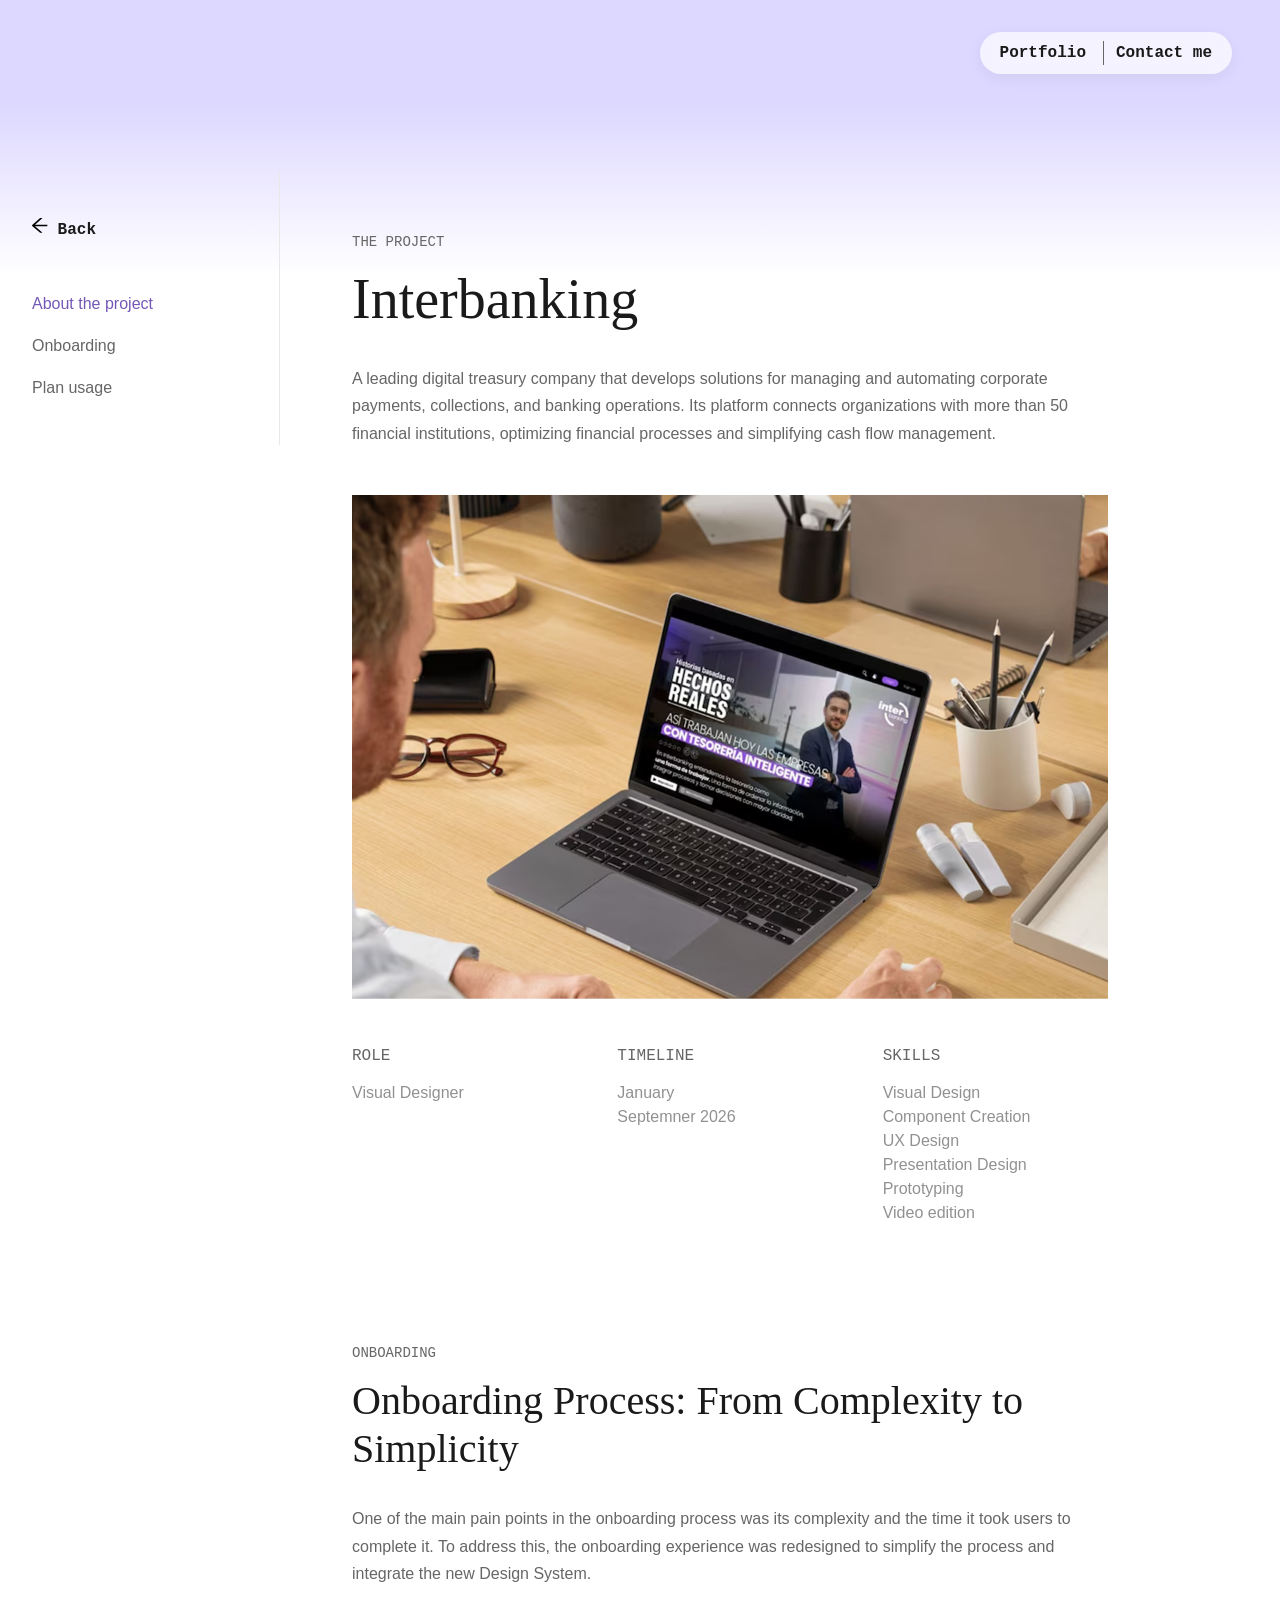
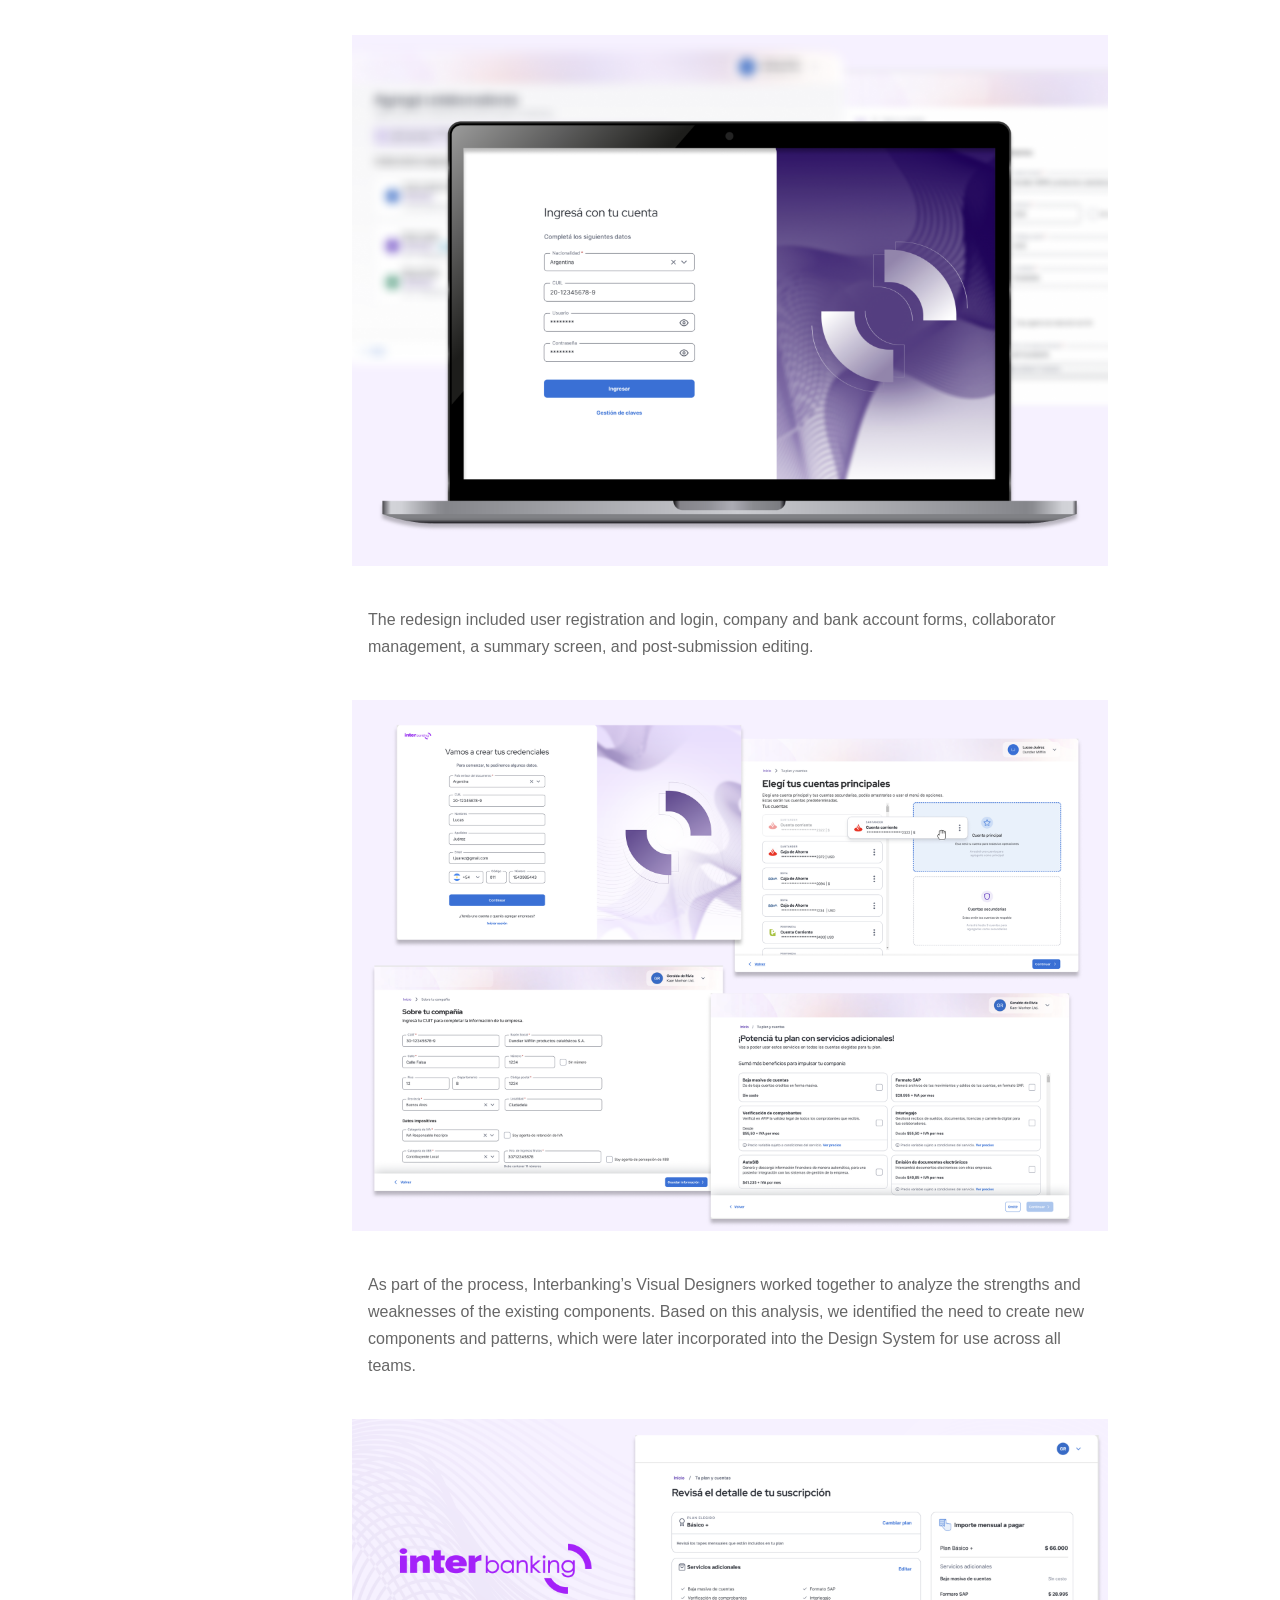
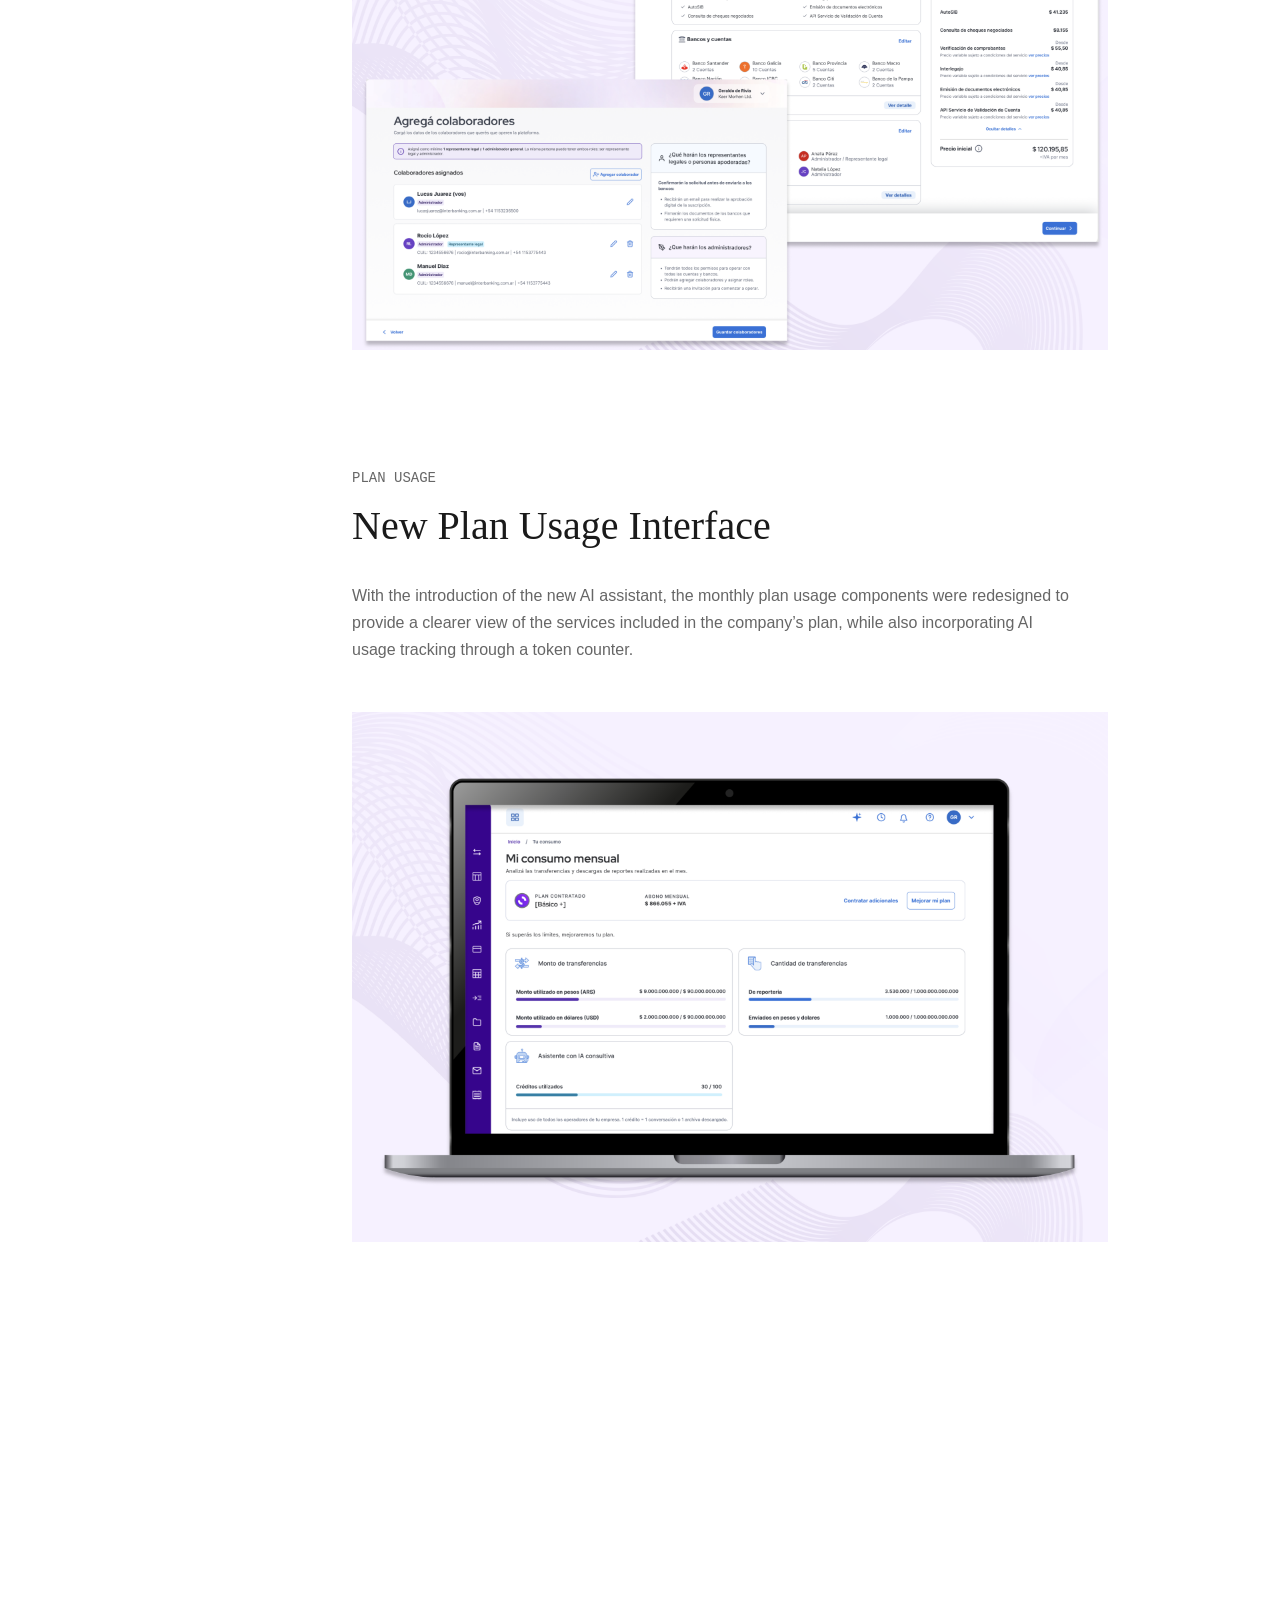
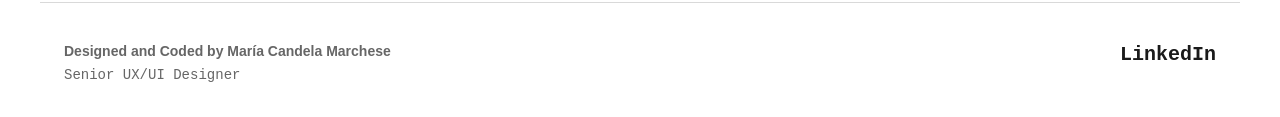
<file: interbanking.html>
<!DOCTYPE html>
<html lang="en">

<head>
    <meta charset="UTF-8">
    <meta name="viewport" content="width=device-width, initial-scale=1.0">

    <title>Illustration Domain — María Candela Marchese</title>

    <link rel="stylesheet" href="styles.css">
    <link rel="stylesheet" href="projects.css">
</head>

<body>

    <!-- =====================================
         HEADER
    ====================================== -->

    <header class="site-header">

        

        <p class="header-name">
            María Candela Marchese
        </p>

        <!-- HAMBURGER MOBILE -->
        <button
            class="menu-toggle"
            id="menuToggle"
            aria-label="Open menu"
            aria-expanded="false"
            aria-controls="mainNav"
        >
            <img src="burgermenu.svg" alt="">
        </button>


    <!-- MOBILE OVERLAY -->
    <div
        class="menu-overlay"
        id="menuOverlay"
    ></div>


        <!-- NAV -->
        <nav class="main-nav" id="mainNav">

            <!-- CLOSE MOBILE MENU -->
            <button
                class="menu-close"
                id="menuClose"
                aria-label="Close menu"
            >
                ×
            </button>

            <!-- PORTFOLIO -->
            <div class="nav-dropdown">

                <button
                    class="nav-link portfolio-button"
                    id="portfolioButton"
                    aria-expanded="false"
                    aria-controls="portfolioMenu"
                >
                    Portfolio
                    <span class="dropdown-arrow"></span>
                </button>

                <div
                    class="portfolio-menu"
                    id="portfolioMenu"
                >
                    <a href="index.html">Home</a>
                    <a href="interbanking.html">Interbanking</a>
                    <a href="metlife.html">ProVida MetLife</a>
                    <a href="hebamio.html">Hebamio</a>
                    <a href="illustration.html">Illustration Domain</a>
                    <a href="https://www.figma.com/proto/5QZ2zGyJ0QEoUR34Z68VXp/Portfolio-Marchese-Candela-2026?node-id=3284-1296&viewport=248%2C284%2C0.57&t=vjL0je7eW6SX2UPb-1&scaling=min-zoom&content-scaling=fixed&page-id=3284%3A1295" target="_blank">Hearthstone 2077</a>
                    <a href="https://www.figma.com/proto/5QZ2zGyJ0QEoUR34Z68VXp/Portfolio-Marchese-Candela-2026?node-id=3291-1301&viewport=248%2C284%2C0.57&t=vjL0je7eW6SX2UPb-1&scaling=min-zoom&content-scaling=fixed&page-id=3284%3A1295" target="_blank">Burger King</a>
                    <a href="https://www.figma.com/proto/5QZ2zGyJ0QEoUR34Z68VXp/Portfolio-Marchese-Candela-2026?node-id=3291-1464&viewport=248%2C284%2C0.57&t=vjL0je7eW6SX2UPb-1&scaling=min-zoom&content-scaling=fixed&page-id=3284%3A1295" target="_blank">HoyShow</a>
                </div>

            </div>

            <!-- CONTACT -->
            <button
                class="nav-link nav-contact"
                id="openContactModal"
            >
                Contact me
            </button>

        </nav>

    </header>


    <main class="case-study">


        <!-- =====================================
             SIDEBAR
        ====================================== -->

        <aside class="case-sidebar">

            <a href="index.html" class="case-back">
                <img
                    src="arrowback.svg"
                    alt=""
                    class="case-back-icon"
                >
                <span>Back</span>
            </a>

            <nav
                class="case-nav"
                aria-label="Project sections"
            >

                <a href="#overview" class="case-nav-link">
                    About the project
                </a>

                <a href="#onboarding" class="case-nav-link">
                    Onboarding
                </a>

                <a href="#usage"class="case-nav-link">
                    Plan usage
                </a>

            </nav>

        </aside>



        <!-- =====================================
             MAIN CONTENT
        ====================================== -->

        <div class="case-content">


            <!-- OVERVIEW -->

            <section
                class="case-section"
                id="overview"
            >

                <p class="case-eyebrow">
                   THE PROJECT
                </p>

                <h2 class="page-case-title">
                    Interbanking
                </h2>

                <p class="case-description">
                    A leading digital treasury company that develops solutions for managing and automating corporate payments, 
                    collections, and banking operations. Its platform connects organizations with more than 50 financial institutions, optimizing financial processes and simplifying cash flow management.
                </p>

                <div class="case-image">
                    <img
                        src="intabout.png"
                        alt="about interbanking image"
                    >
                </div>


                <!-- PROJECT INFO -->

                <div class="case-project-info">
                    <div class="case-info-item">

                        <h3 class="case-info-title">
                            ROLE
                        </h3>

                        <p class="case-info-text">
                            Visual Designer
                        </p>

                    </div>


                    <div class="case-info-item">

                        <h3 class="case-info-title">
                            TIMELINE
                        </h3>

                        <p class="case-info-text">
                            January <br>
                            Septemner 2026
                        </p>

                    </div>


                    <div class="case-info-item">

                        <h3 class="case-info-title">
                            SKILLS
                        </h3>

                        <p class="case-info-text">
                            Visual Design<br>
                            Component Creation<br>
                            UX Design <br>
                            Presentation Design<br>
                            Prototyping <br>
                            Video edition
                        </p>

                    </div>

                </div>
 

            </section>


            <section
                class="case-section"
                id="onboarding"
            >

                <p class="case-eyebrow">
                   ONBOARDING
                </p>

                <h2 class="case-title">
                    Onboarding Process: From Complexity to Simplicity
                </h2>

                <p class="case-description">
                    One of the main pain points in the onboarding process was its complexity and the time it took users to complete it. 
                    To address this, the onboarding experience was redesigned to simplify the process and integrate the new Design System.
                </p>

                <div class="case-image">
                    <img
                        src="intonboarding.png"
                        alt="onboarding flow image"
                    >
                </div>

                <p class="case-description case-description-2">
                    The redesign included user registration and login, company and bank account forms, collaborator management, a summary screen, and post-submission editing.
                </p>
                <div class="case-image">
                    <img
                        src="intonboarding2.png"
                        alt="onboarding flow image"
                    >
                </div>

                <p class="case-description case-description-2">
                    As part of the process, Interbanking’s Visual Designers worked together to analyze the strengths and weaknesses of the existing components. 
                    Based on this analysis, we identified the need to create new components and patterns, which were later incorporated into the Design System for use across all teams.
                </p>

                <div class="case-image">
                    <img
                        src="interimage3.png"
                        alt="onboarding flow image"
                    >
                </div>

            </section>


            <section
                class="case-section"
                id="usage"
            >

                <p class="case-eyebrow">
                    PLAN USAGE
                </p>

                <h2 class="case-title">
                    New Plan Usage Interface
                </h2>

                <p class="case-description">
                    With the introduction of the new AI assistant, the monthly plan usage components were redesigned to provide a clearer view of the 
                    services included in the company’s plan, while also incorporating AI usage tracking through a token counter.
                </p>

                <div class="case-image">
                    <img
                        src="intonboarding3.png"
                        alt="Design studio mascot"
                    >
                </div>


            </section>



    </main>

    <footer class="footer">

        <div class="footer-content">
    
            <div class="footer-main">
    
                <div class="footer-info">
                    <p class="footer-name">Designed and Coded by María Candela Marchese</p>
                    <p class="footer-role">Senior UX/UI Designer</p>
                </div>
    
                <div class="footer-links">
                    <a
                        href="https://www.linkedin.com/in/maria-candela-marchese/"
                        target="_blank"
                        rel="noopener noreferrer"
                    >
                        LinkedIn
                    </a>
    
                </div>
    
            </div>
    
        </div>
    
    </footer>
    <!-- =====================================
         JAVASCRIPT
    ====================================== -->

   
<div
class="modal-overlay"
id="contactModal"
aria-hidden="true"
>
<div
    class="contact-modal"
    role="dialog"
    aria-modal="true"
    aria-labelledby="contactTitle"
>

    <button
        class="modal-close"
        id="closeContactModal"
        type="button"
        aria-label="Close contact form"
    >
        ×
    </button>

    <div class="contact-header">
        <h2 id="contactTitle">Let's work together</h2>
        <p>Tell me a little about your project.</p>
    </div>

    <form
        class="contact-form"
        id="contactForm"
        action="https://formspree.io/f/myezyyvz"
        method="POST"
        novalidate
    >

        <div class="form-inputs">

            <div class="int-form">

                <!-- FIRST NAME + LAST NAME -->

                <div class="form-row">

                    <div class="form-field">
                        <input
                            type="text"
                            id="firstName"
                            name="firstName"
                            autocomplete="given-name"
                            placeholder=" "
                            required
                        >

                        <label for="firstName">First name</label>

                        <span class="form-error">
                            Please enter your first name.
                        </span>
                    </div>


                    <div class="form-field">
                        <input
                            type="text"
                            id="lastName"
                            name="lastName"
                            autocomplete="family-name"
                            placeholder=" "
                            required
                        >

                        <label for="lastName">Last name</label>

                        <span class="form-error">
                            Please enter your last name.
                        </span>
                    </div>

                </div>


                <!-- EMAIL -->

                <div class="form-field">
                    <input
                        type="email"
                        id="email"
                        name="email"
                        autocomplete="email"
                        placeholder=" "
                        required
                    >

                    <label for="email">Email</label>

                    <span class="form-error">
                        Please enter a valid email.
                    </span>
                </div>


                <!-- PHONE -->

                <div class="form-field">
                    <input
                        type="tel"
                        id="phone"
                        name="phone"
                        autocomplete="tel"
                        placeholder=" "
                    >

                    <label for="phone">Phone number</label>
                </div>


                <!-- MESSAGE -->

                <div class="form-field">
                    <textarea
                        id="message"
                        name="message"
                        rows="5"
                        placeholder=" "
                        required
                    ></textarea>

                    <label for="message">Message</label>

                    <span class="form-error">
                        Please enter a message.
                    </span>
                </div>

            </div>

        </div>


        <!-- BUTTON -->

        <div class="button-container">
            <button
                class="button"
                type="submit"
            >
                Send message
            </button>
        </div>

    </form>

    <div class="contact-success" id="contactSuccess" aria-live="polite">

        <img src="Icon.svg" alt="icon success" class="success-icon">
    
        <h2>Message sent!</h2>
    
        <p>
            Thanks for reaching out.<br>
            I'll get back to you soon.
        </p>
    
    </div>
</div>
</div> 
    <script src="script.js"></script>

</body>

</html>
</file>
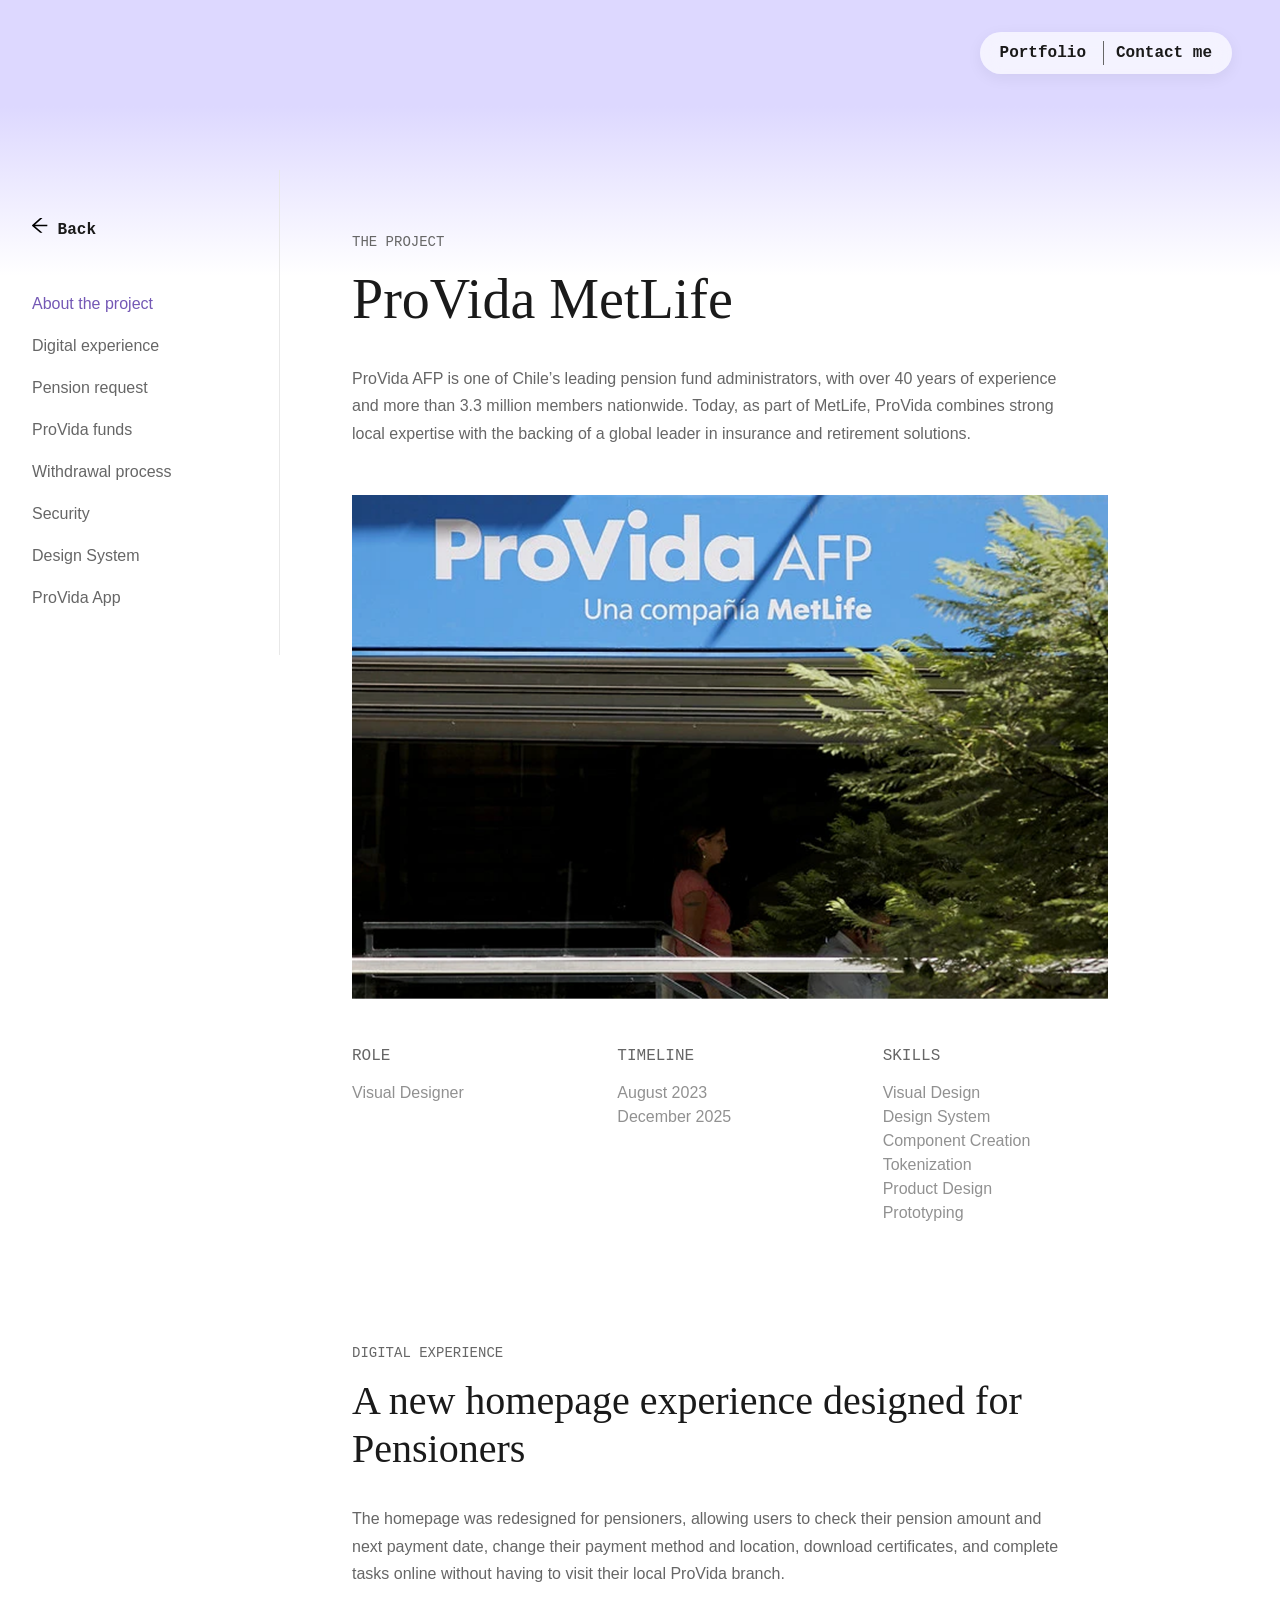
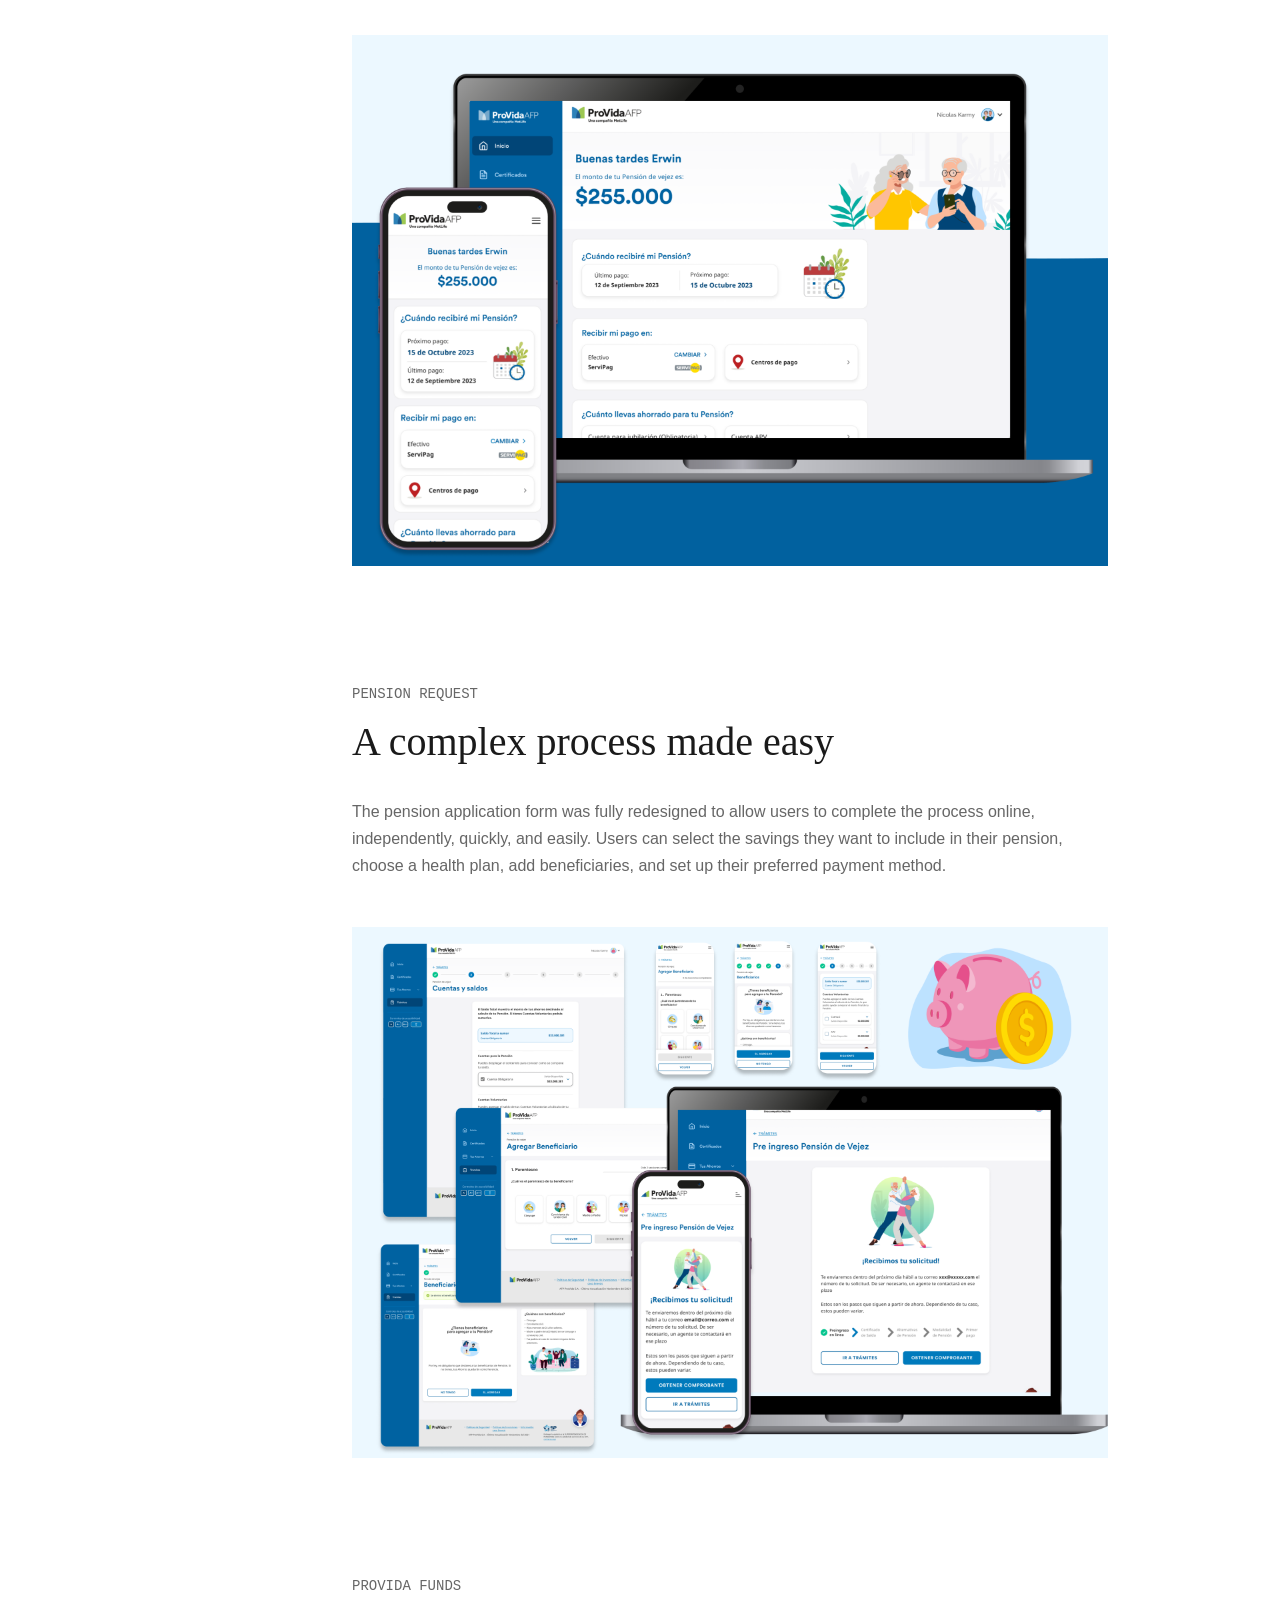
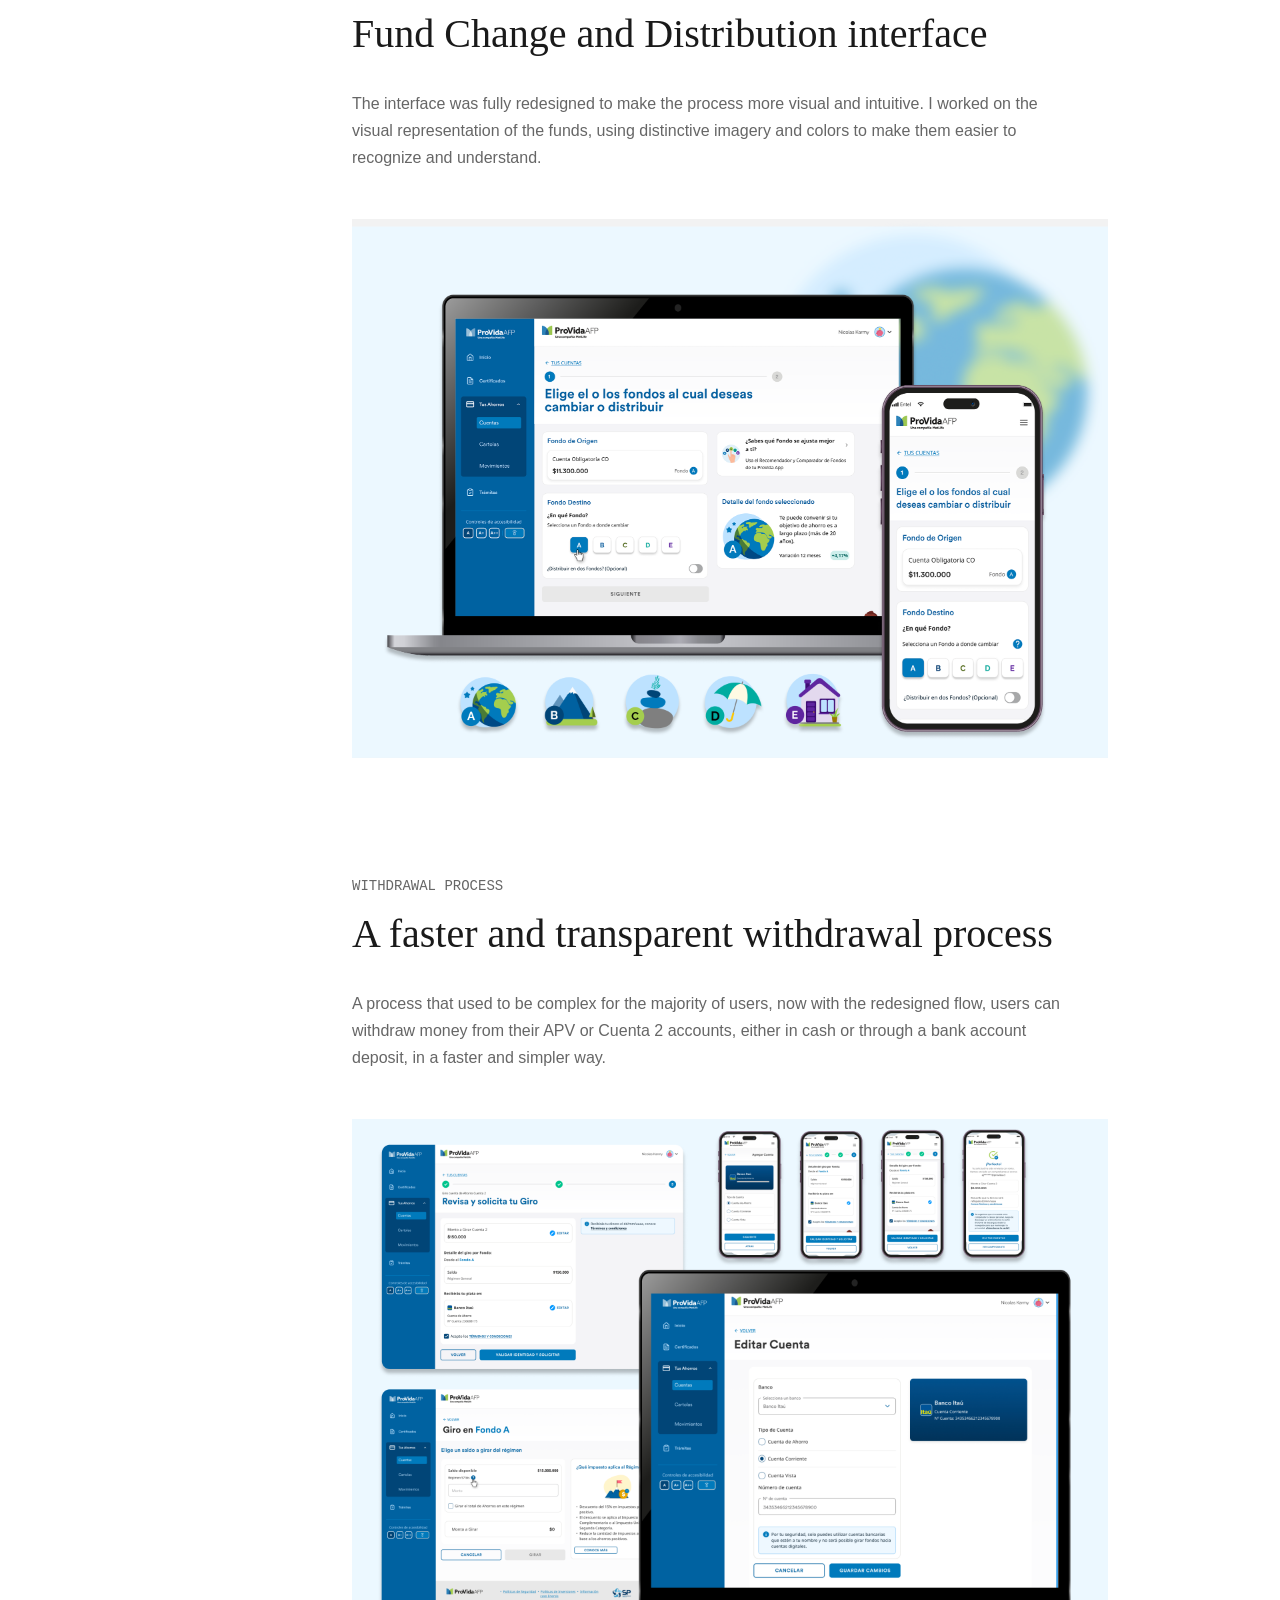
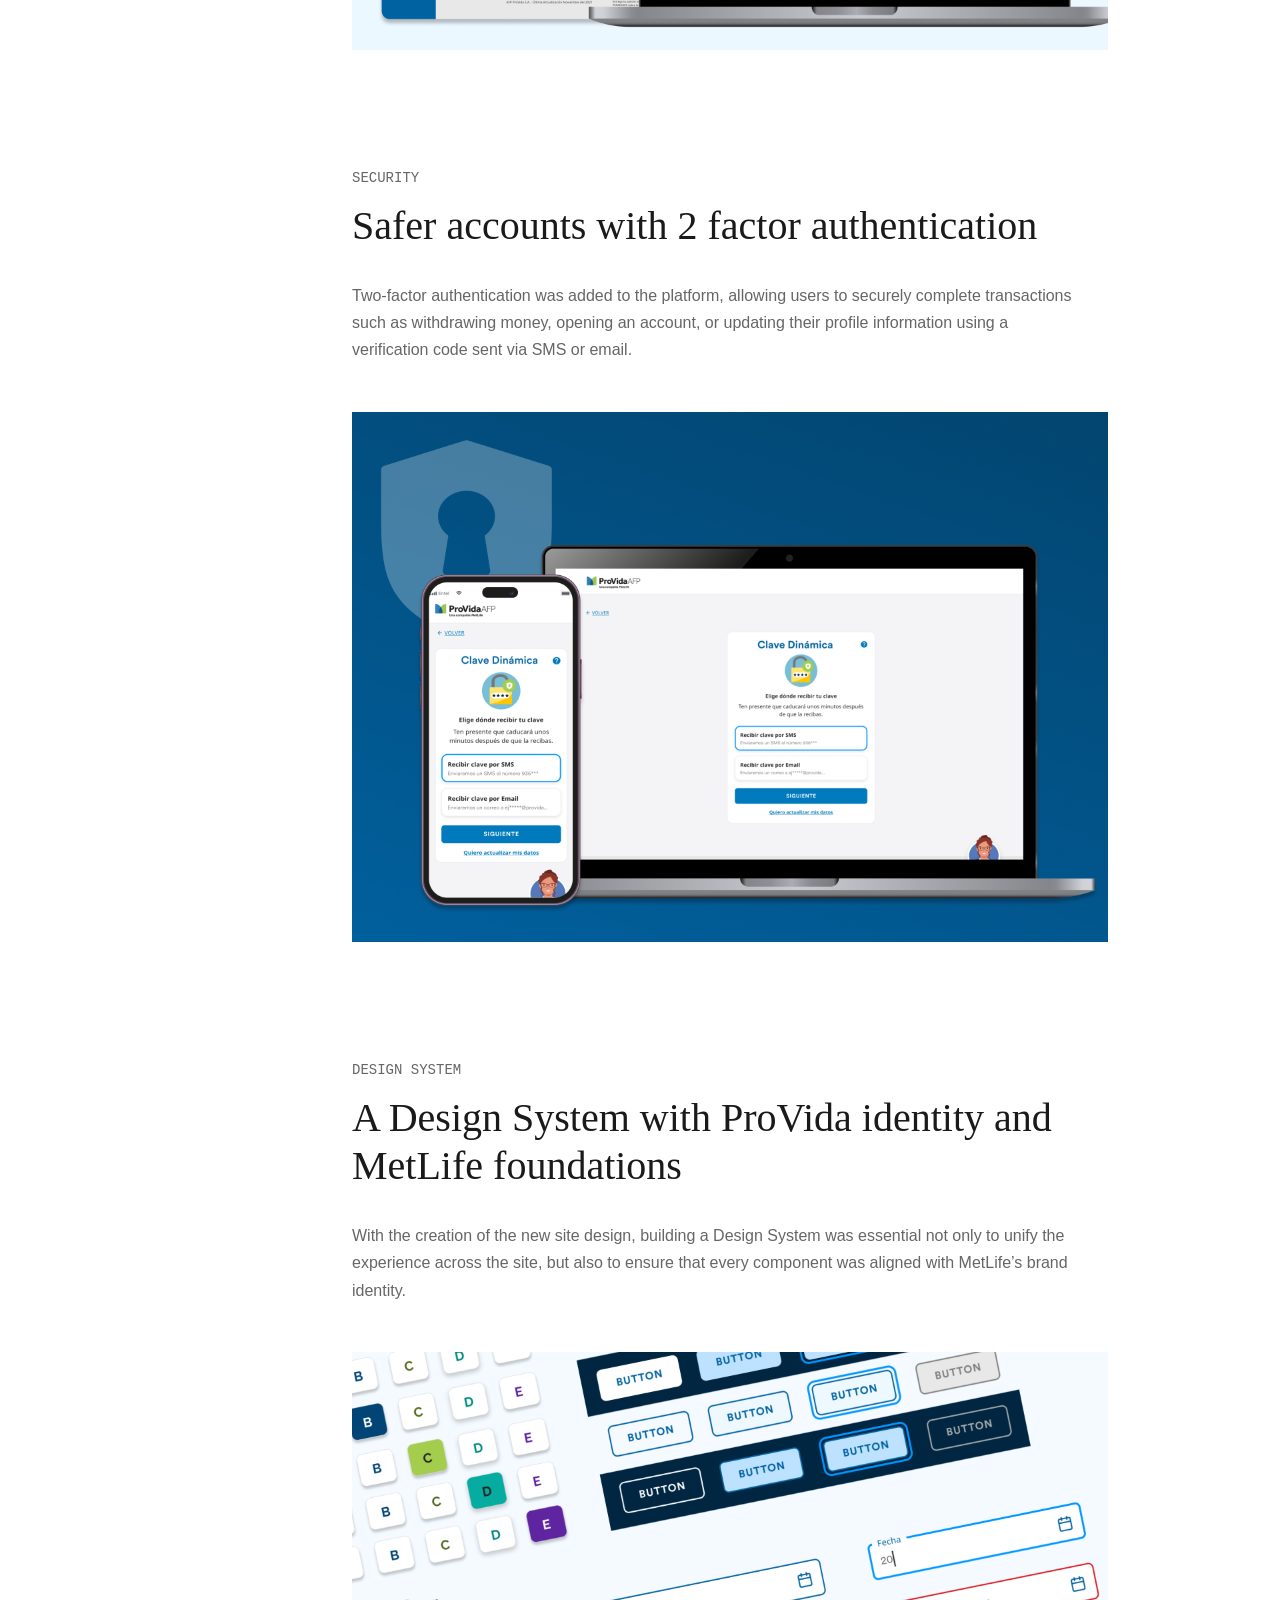
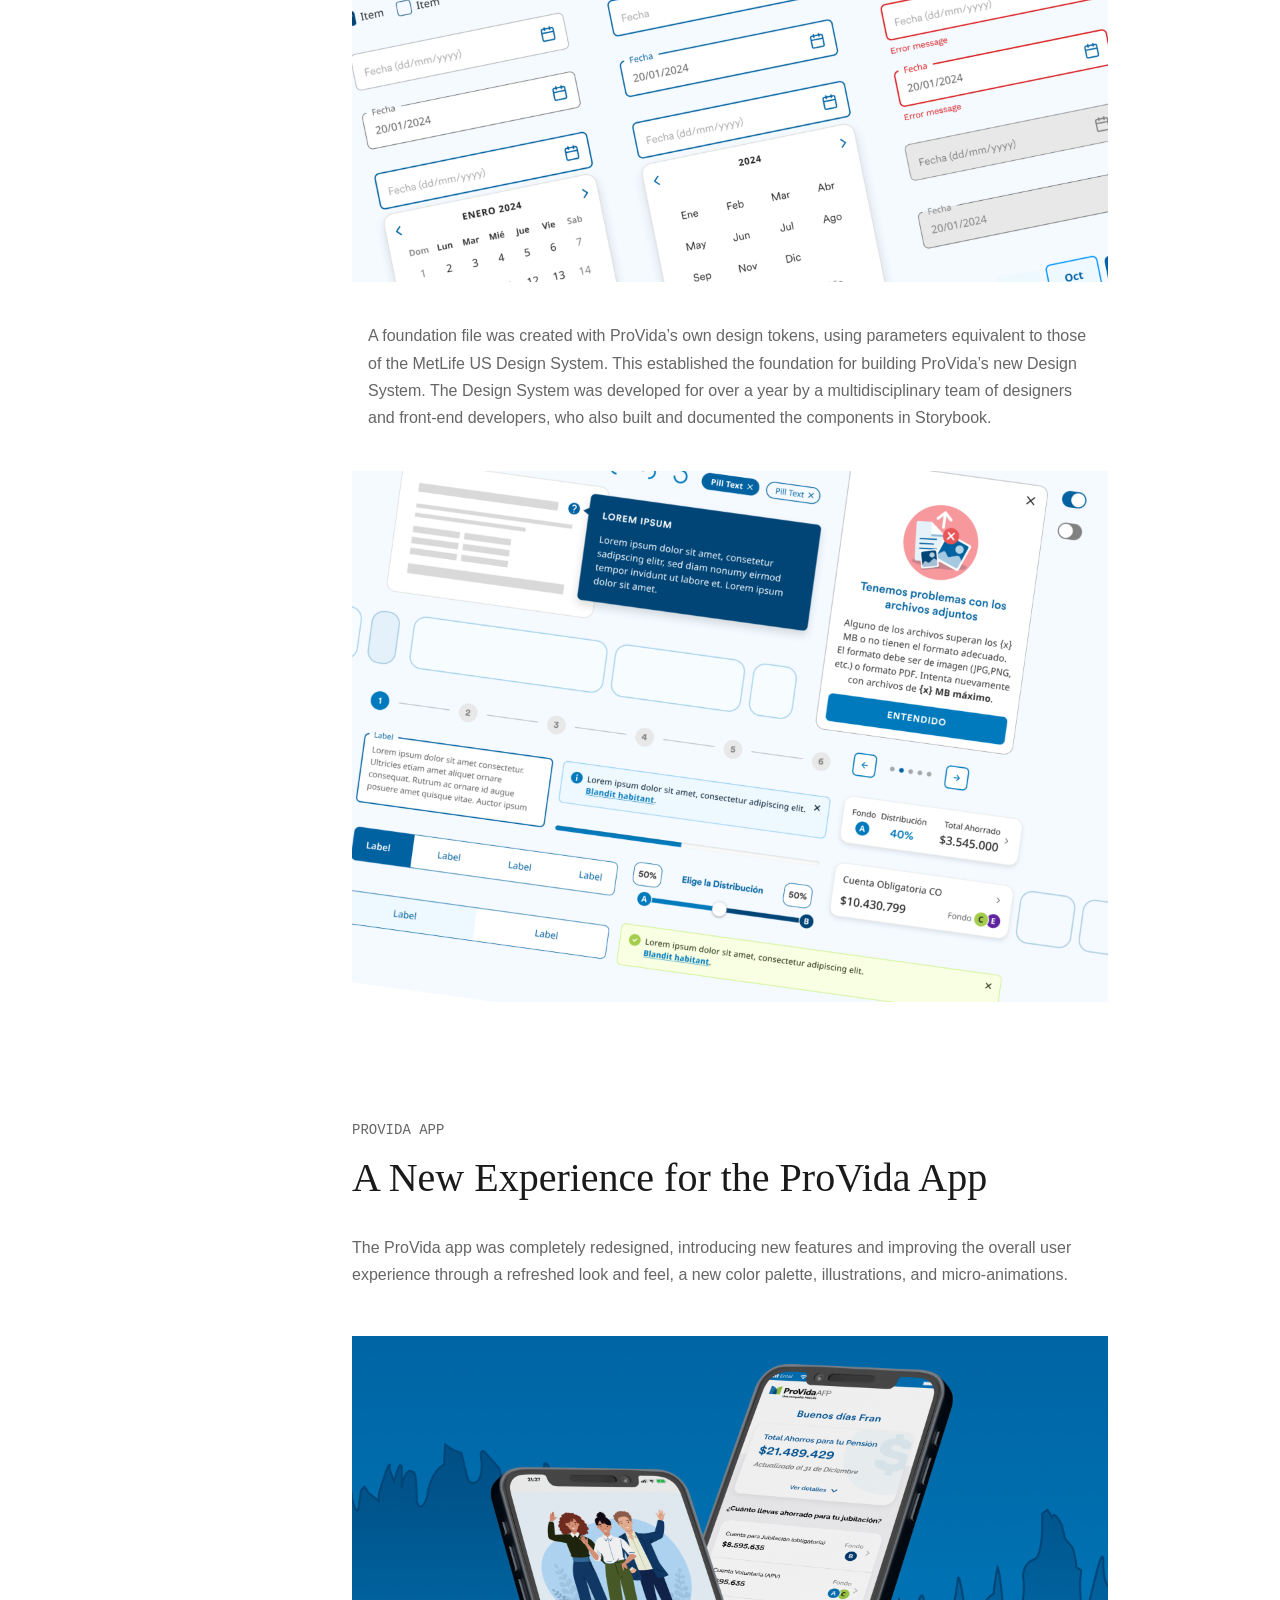
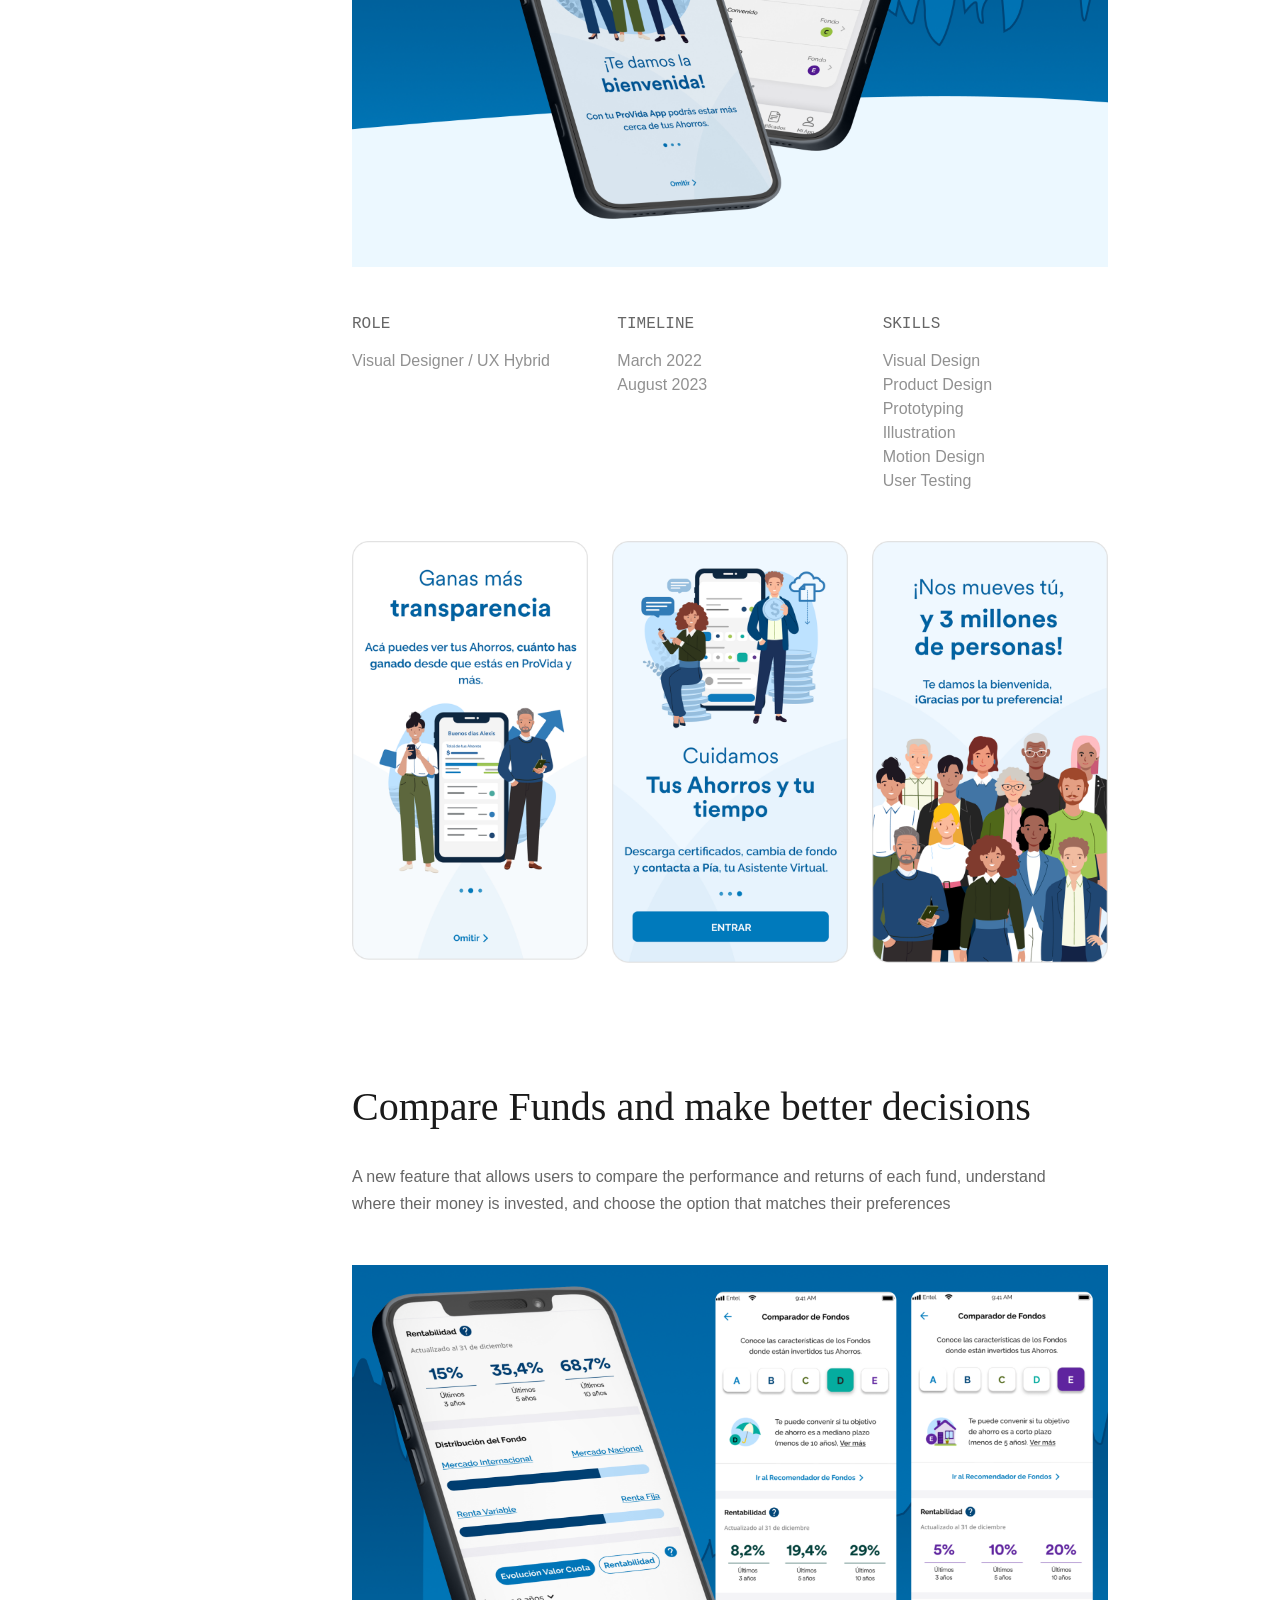
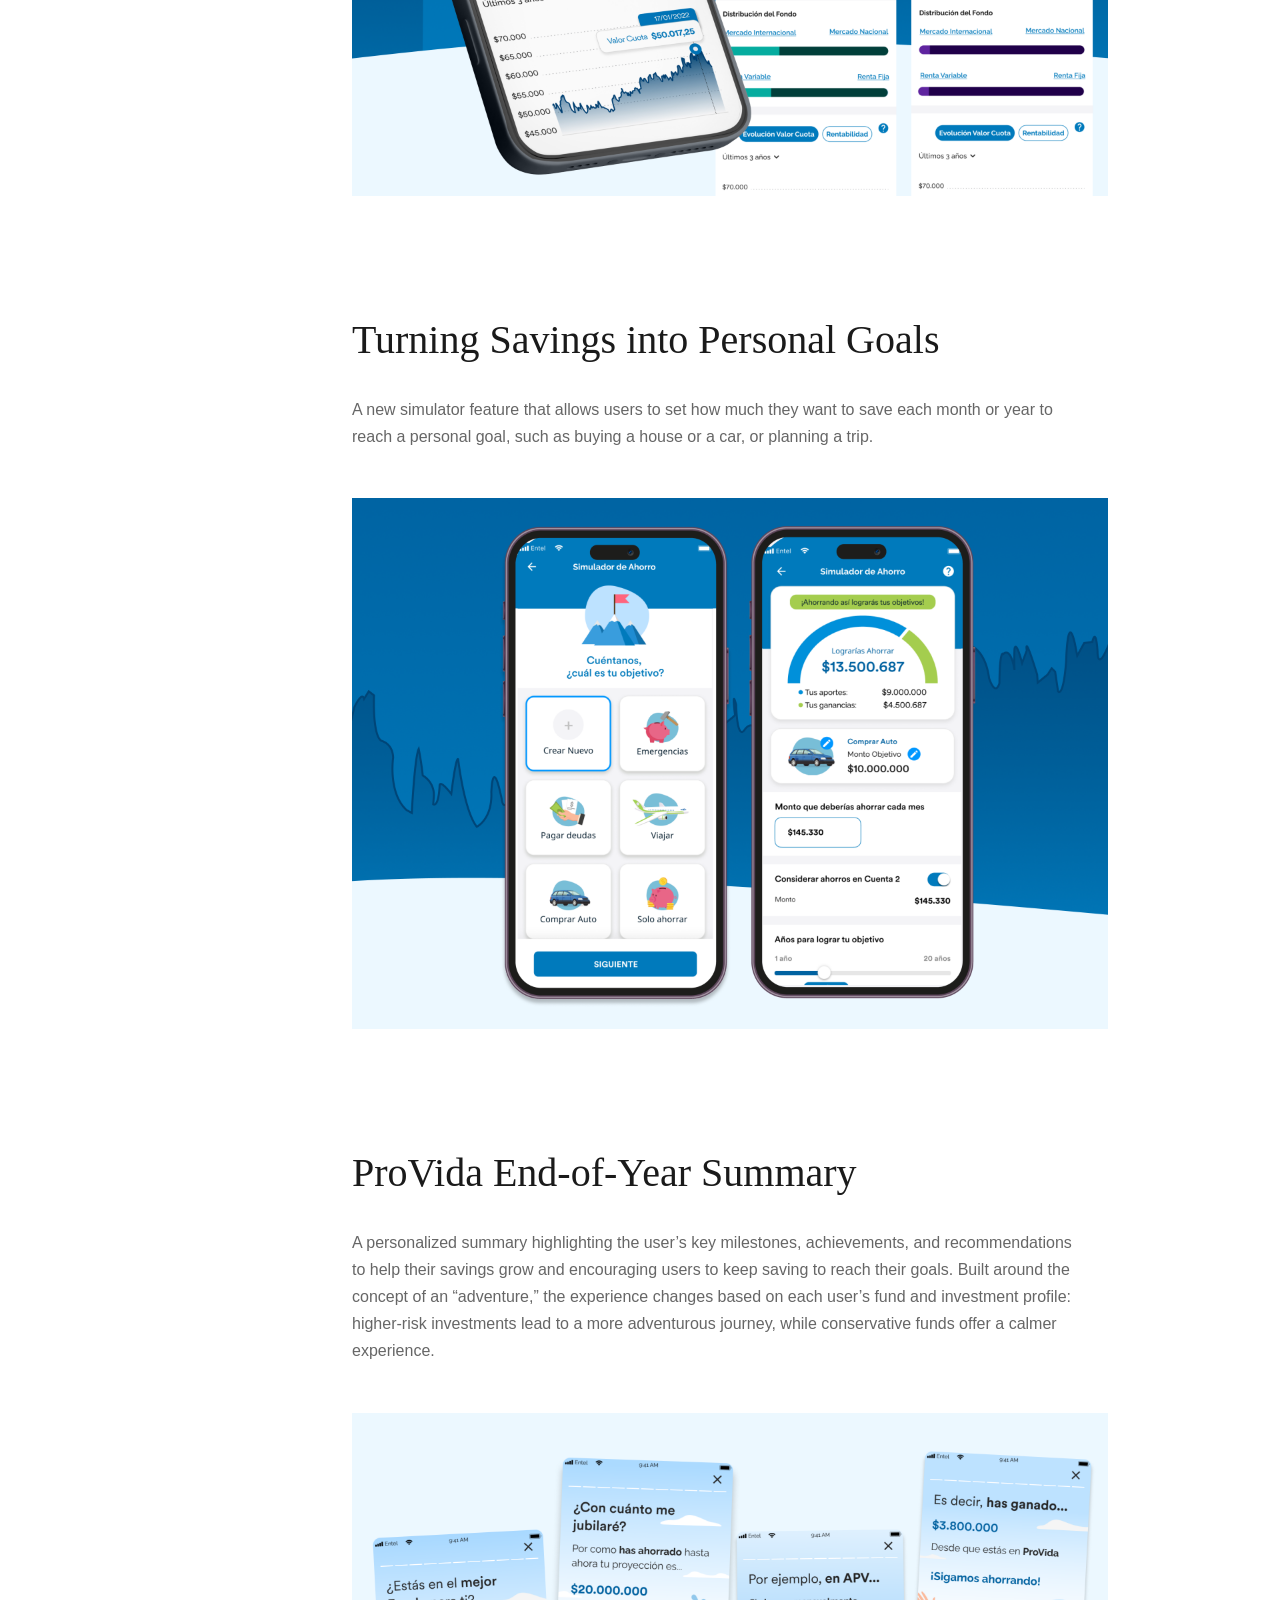
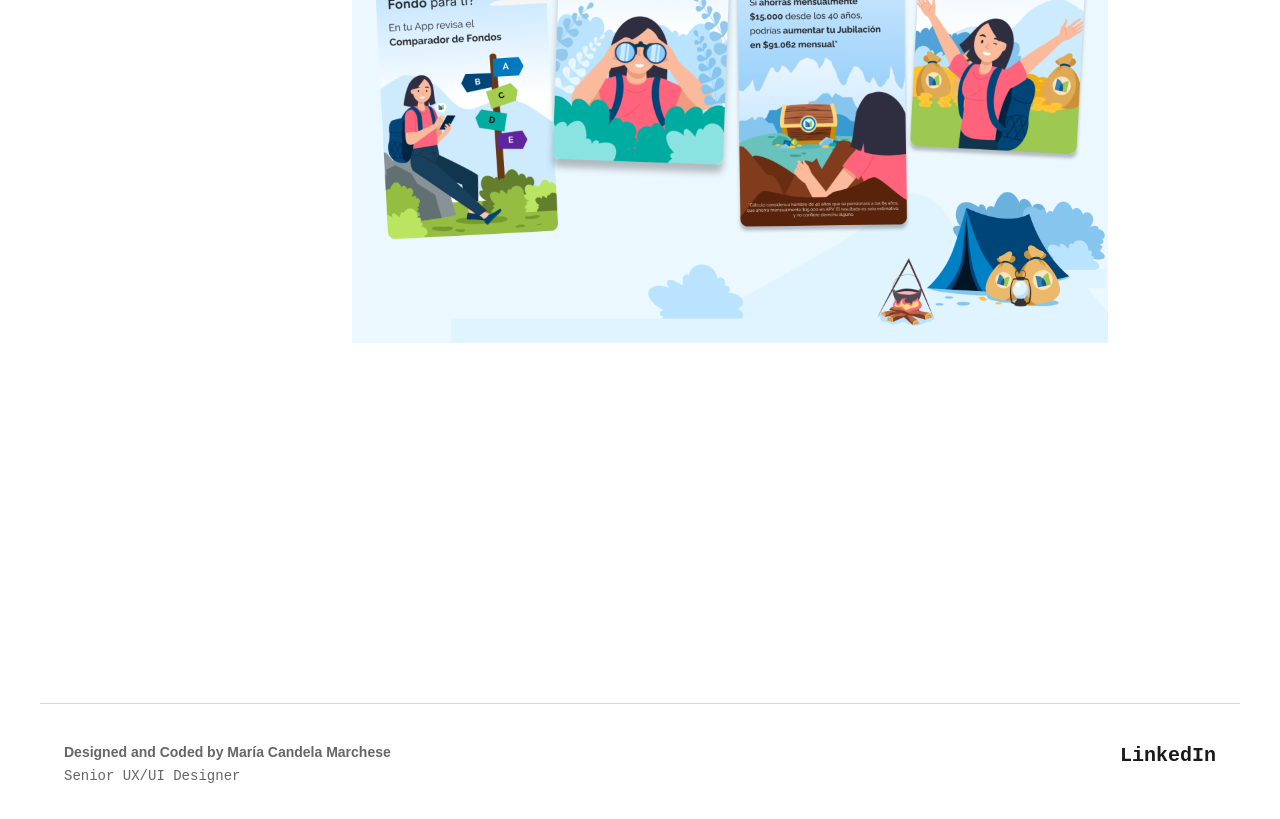
<file: metlife.html>
<!DOCTYPE html>
<html lang="en">

<head>
    <meta charset="UTF-8">
    <meta name="viewport" content="width=device-width, initial-scale=1.0">

    <title>ProVida MetLife — María Candela Marchese</title>

    <link rel="stylesheet" href="styles.css">
    <link rel="stylesheet" href="projects.css">
</head>

<body>

    <!-- =====================================
         HEADER
    ====================================== -->

    <header class="site-header">

        

        <p class="header-name">
            María Candela Marchese
        </p>

        <!-- HAMBURGER MOBILE -->
        <button
            class="menu-toggle"
            id="menuToggle"
            aria-label="Open menu"
            aria-expanded="false"
            aria-controls="mainNav"
        >
            <img src="burgermenu.svg" alt="">
        </button>


    <!-- MOBILE OVERLAY -->
    <div
        class="menu-overlay"
        id="menuOverlay"
    ></div>


        <!-- NAV -->
        <nav class="main-nav" id="mainNav">

            <!-- CLOSE MOBILE MENU -->
            <button
                class="menu-close"
                id="menuClose"
                aria-label="Close menu"
            >
                ×
            </button>

            <!-- PORTFOLIO -->
            <div class="nav-dropdown">

                <button
                    class="nav-link portfolio-button"
                    id="portfolioButton"
                    aria-expanded="false"
                    aria-controls="portfolioMenu"
                >
                    Portfolio
                    <span class="dropdown-arrow"></span>
                </button>

                <div
                    class="portfolio-menu"
                    id="portfolioMenu"
                >
                    <a href="index.html">Home</a>
                    <a href="interbanking.html">Interbanking</a>
                    <a href="metlife.html">ProVida MetLife</a>
                    <a href="hebamio.html">Hebamio</a>
                    <a href="illustration.html">Illustration Domain</a>
                    <a href="https://www.figma.com/proto/5QZ2zGyJ0QEoUR34Z68VXp/Portfolio-Marchese-Candela-2026?node-id=3284-1296&viewport=248%2C284%2C0.57&t=vjL0je7eW6SX2UPb-1&scaling=min-zoom&content-scaling=fixed&page-id=3284%3A1295" target="_blank">Hearthstone 2077</a>
                    <a href="https://www.figma.com/proto/5QZ2zGyJ0QEoUR34Z68VXp/Portfolio-Marchese-Candela-2026?node-id=3291-1301&viewport=248%2C284%2C0.57&t=vjL0je7eW6SX2UPb-1&scaling=min-zoom&content-scaling=fixed&page-id=3284%3A1295" target="_blank">Burger King</a>
                    <a href="https://www.figma.com/proto/5QZ2zGyJ0QEoUR34Z68VXp/Portfolio-Marchese-Candela-2026?node-id=3291-1464&viewport=248%2C284%2C0.57&t=vjL0je7eW6SX2UPb-1&scaling=min-zoom&content-scaling=fixed&page-id=3284%3A1295" target="_blank">HoyShow</a>
                </div>

            </div>

            <!-- CONTACT -->
            <button
                class="nav-link nav-contact"
                id="openContactModal"
            >
                Contact me
            </button>

        </nav>

    </header>


    <main class="case-study">


        <!-- =====================================
             SIDEBAR
        ====================================== -->

        <aside class="case-sidebar">

            <a href="index.html" class="case-back">
                <img
                    src="arrowback.svg"
                    alt=""
                    class="case-back-icon"
                >
                <span>Back</span>
            </a>

            <nav
                class="case-nav"
                aria-label="Project sections"
            >

                <a href="#overview" class="case-nav-link">
                    About the project
                </a>

                <a href="#pensioners" class="case-nav-link">
                    Digital experience
                </a>

                <a href="#pension-form" class="case-nav-link">
                    Pension request
                </a>

                <a href="#funds" class="case-nav-link">
                    ProVida funds
                </a>

                <a href="#withdraw" class="case-nav-link">
                    Withdrawal process
                </a>

                <a href="#validation" class="case-nav-link">
                    Security
                </a>

                <a href="#design-system" class="case-nav-link">
                    Design System
                </a>

                <a href="#provida-app" class="case-nav-link">
                ProVida App
                </a>

            </nav>

        </aside>


        <!-- =====================================
             MAIN CONTENT
        ====================================== -->

        <div class="case-content">


            <!-- OVERVIEW -->

            <section
                class="case-section"
                id="overview"
            >

                <p class="case-eyebrow">
                    THE PROJECT
                </p>

                <h2 class="page-case-title">
                    ProVida MetLife
                </h2>

                <p class="case-description">
                    ProVida AFP is one of Chile’s leading pension fund administrators,
                    with over 40 years of experience and more than 3.3 million members
                    nationwide. Today, as part of MetLife, ProVida combines strong local
                    expertise with the backing of a global leader in insurance and
                    retirement solutions.
                </p>

                <div class="case-image">
                    <img
                        src="Pabout.png"
                        alt="ProVida MetLife redesign"
                    >
                </div>


                <!-- PROJECT INFO -->

                <div class="case-project-info">
                    <div class="case-info-item">

                        <h3 class="case-info-title">
                            ROLE
                        </h3>

                        <p class="case-info-text">
                            Visual Designer
                        </p>

                    </div>


                    <div class="case-info-item">

                        <h3 class="case-info-title">
                            TIMELINE
                        </h3>

                        <p class="case-info-text">
                            August 2023<br>
                            December 2025
                        </p>

                    </div>


                    <div class="case-info-item">

                        <h3 class="case-info-title">
                            SKILLS
                        </h3>

                        <p class="case-info-text">
                            Visual Design<br>
                            Design System<br>
                            Component Creation<br>
                            Tokenization<br>
                            Product Design<br>
                            Prototyping
                        </p>

                    </div>

                </div>

            </section>


            <!-- =====================================
                 DIGITAL EXPERIENCE
            ====================================== -->

            <section
                class="case-section"
                id="pensioners"
            >

                <p class="case-eyebrow">
                    DIGITAL EXPERIENCE
                </p>

                <h2 class="case-title">
                    A new homepage experience designed for Pensioners
                </h2>

                <p class="case-description">
                    The homepage was redesigned for pensioners, allowing users to
                    check their pension amount and next payment date, change their
                    payment method and location, download certificates, and complete
                    tasks online without having to visit their local ProVida branch.
                </p>

                <div class="case-image">
                    <img
                        src="Phome.png"
                        alt="ProVida pensioners home page"
                    >
                </div>

            </section>


            <!-- =====================================
                 PENSION REQUEST
            ====================================== -->

            <section
                class="case-section"
                id="pension-form"
            >

                <p class="case-eyebrow">
                    PENSION REQUEST
                </p>

                <h2 class="case-title">
                    A complex process made easy
                </h2>

                <p class="case-description">
                    The pension application form was fully redesigned to allow users
                    to complete the process online, independently, quickly, and easily.
                    Users can select the savings they want to include in their pension,
                    choose a health plan, add beneficiaries, and set up their preferred
                    payment method.
                </p>

                <div class="case-image">
                    <img
                        src="Pprequest.png"
                        alt="Pension pre-request form"
                    >
                </div>

            </section>


            <!-- =====================================
                 PROVIDA FUNDS
            ====================================== -->

            <section
                class="case-section"
                id="funds"
            >

                <p class="case-eyebrow">
                    PROVIDA FUNDS
                </p>

                <h2 class="case-title">
                    Fund Change and Distribution interface
                </h2>

                <p class="case-description">
                    The interface was fully redesigned to make the process more
                    visual and intuitive. I worked on the visual representation
                    of the funds, using distinctive imagery and colors to make
                    them easier to recognize and understand.
                </p>

                <div class="case-image">
                    <img
                        src="pfunds.png"
                        alt="Fund distribution interface"
                    >
                </div>

            </section>


            <!-- =====================================
                 WITHDRAWAL
            ====================================== -->

            <section
                class="case-section"
                id="withdraw"
            >

                <p class="case-eyebrow">
                    WITHDRAWAL PROCESS
                </p>

                <h2 class="case-title">
                    A faster and transparent withdrawal process
                </h2>

                <p class="case-description">
                    A process that used to be complex for the majority of users,
                    now with the redesigned flow, users can withdraw money from
                    their APV or Cuenta 2 accounts, either in cash or through a
                    bank account deposit, in a faster and simpler way.
                </p>

                <div class="case-image">
                    <img
                        src="pwithdraw.png"
                        alt="Withdrawal interface"
                    >
                </div>

            </section>


            <!-- =====================================
                 SECURITY
            ====================================== -->

            <section
                class="case-section"
                id="validation"
            >

                <p class="case-eyebrow">
                    SECURITY
                </p>

                <h2 class="case-title">
                    Safer accounts with 2 factor authentication
                </h2>

                <p class="case-description">
                    Two-factor authentication was added to the platform, allowing
                    users to securely complete transactions such as withdrawing
                    money, opening an account, or updating their profile information
                    using a verification code sent via SMS or email.
                </p>

                <div class="case-image">
                    <img
                        src="p2fa.png"
                        alt="Two-factor validation interface"
                    >
                </div>

            </section>


            <!-- =====================================
                 DESIGN SYSTEM
            ====================================== -->

            <section
                class="case-section"
                id="design-system"
            >

                <p class="case-eyebrow">
                    DESIGN SYSTEM
                </p>

                <h2 class="case-title">
                    A Design System with ProVida identity
                    and MetLife foundations
                </h2>

                <p class="case-description">
                    With the creation of the new site design, building a Design
                    System was essential not only to unify the experience across
                    the site, but also to ensure that every component was aligned
                    with MetLife’s brand identity.
                </p>

                <div class="case-image">
                    <img
                        src="pdesigns1.png"
                        alt="ProVida MetLife Design System"
                    >
                </div>


                <p class="case-description case-description-2">
                    A foundation file was created with ProVida’s own design tokens,
                    using parameters equivalent to those of the MetLife US Design
                    System. This established the foundation for building ProVida’s
                    new Design System.

                    The Design System was developed for over a year by a
                    multidisciplinary team of designers and front-end developers,
                    who also built and documented the components in Storybook.
                </p>


                <div class="case-image">
                    <img
                        src="pdesigns2.png"
                        alt="ProVida MetLife Design System"
                    >
                </div>

            </section>
        

    <section
    class="case-section"
    id="provida-app"
    >

    <p class="case-eyebrow">
    PROVIDA APP
    </p>

    <h2 class="case-title">
      A New Experience for the ProVida App
    </h2>

    <p class="case-description">
        The ProVida app was completely redesigned, introducing new features
        and improving the overall user experience through a refreshed look
        and feel, a new color palette, illustrations, and
        micro-animations.
    </p>

<div class="case-image">
    <img
        src="papp.png"
        alt="ProVida mobile app redesign"
    >
</div>

<div class="case-project-info">

    <div class="case-info-item">
        <h3 class="case-info-title">
            ROLE
        </h3>

        <p class="case-info-text">
            Visual Designer / UX Hybrid
        </p>
    </div>

    <div class="case-info-item">
        <h3 class="case-info-title">
            TIMELINE
        </h3>

        <p class="case-info-text">
            March 2022<br>
            August 2023
        </p>
    </div>

    <div class="case-info-item">
        <h3 class="case-info-title">
            SKILLS
        </h3>

        <p class="case-info-text">
            Visual Design<br>
            Product Design<br>
            Prototyping<br>
            Illustration<br>
            Motion Design<br>
            User Testing
        </p>
    </div>

</div>

<div class="app-screens">

    <img
        src="pminiapp1.png"
        alt="ProVida App onboarding screen"
    >

    <img
        src="pminiapp2.png"
        alt="ProVida App features screen"
    >

    <img
        src="pminiapp3.png"
        alt="ProVida App welcome screen"
    >

</div>

</section>
        
<section
    class="case-section"
    id="provida-app"
>


<h2 class="case-title">
    Compare Funds and make better decisions
</h2>

<p class="case-description">
    A new feature that allows users to compare the performance and returns of each fund, 
    understand where their money is invested, and choose the option that matches their preferences
</p>

<div class="case-image">
    <img
        src="pappcompar.png"
        alt="comparision interface"
    >
</div>

</section>

<section
    class="case-section"
    id="provida-app"
>


<h2 class="case-title">
    Turning Savings into Personal Goals
</h2>

<p class="case-description">
    A new simulator feature that allows users to set how much they want to save each month or year to reach a personal goal, 
    such as buying a house or a car, or planning a trip.
</p>

<div class="case-image">
    <img
        src="pappc2.png"
        alt="comparision interface"
    >
</div>

</section>

<section
    class="case-section"
    id="provida-app"
>


<h2 class="case-title">
    ProVida End-of-Year Summary
</h2>

<p class="case-description">
    A personalized summary highlighting the user’s key milestones, achievements, and recommendations to help their savings grow and encouraging users to keep saving to reach their goals.
Built around the concept of an “adventure,” the experience changes based on each user’s fund and investment profile: higher-risk investments lead to a more adventurous journey, while conservative funds offer a calmer experience. 
</p>

<div class="case-image">
    <img
        src="pappwrap.png"
        alt="comparision interface"
    >
</div>

</section>

 </div>


    </main>

    <footer class="footer">

        <div class="footer-content">
    
            <div class="footer-main">
    
                <div class="footer-info">
                    <p class="footer-name">Designed and Coded by María Candela Marchese</p>
                    <p class="footer-role">Senior UX/UI Designer</p>
                </div>
    
                <div class="footer-links">
                    <a
                        href="https://www.linkedin.com/in/maria-candela-marchese/"
                        target="_blank"
                        rel="noopener noreferrer"
                    >
                        LinkedIn
                    </a>
    
                </div>
    
            </div>
    
        </div>
    
    </footer>
    <!-- =====================================
         JAVASCRIPT
    ====================================== -->

   
<div
class="modal-overlay"
id="contactModal"
aria-hidden="true"
>
<div
    class="contact-modal"
    role="dialog"
    aria-modal="true"
    aria-labelledby="contactTitle"
>

    <button
        class="modal-close"
        id="closeContactModal"
        type="button"
        aria-label="Close contact form"
    >
        ×
    </button>

    <div class="contact-header">
        <h2 id="contactTitle">Let's work together</h2>
        <p>Tell me a little about your project.</p>
    </div>

    <form
        class="contact-form"
        id="contactForm"
        action="https://formspree.io/f/myezyyvz"
        method="POST"
        novalidate
    >

        <div class="form-inputs">

            <div class="int-form">

                <!-- FIRST NAME + LAST NAME -->

                <div class="form-row">

                    <div class="form-field">
                        <input
                            type="text"
                            id="firstName"
                            name="firstName"
                            autocomplete="given-name"
                            placeholder=" "
                            required
                        >

                        <label for="firstName">First name</label>

                        <span class="form-error">
                            Please enter your first name.
                        </span>
                    </div>


                    <div class="form-field">
                        <input
                            type="text"
                            id="lastName"
                            name="lastName"
                            autocomplete="family-name"
                            placeholder=" "
                            required
                        >

                        <label for="lastName">Last name</label>

                        <span class="form-error">
                            Please enter your last name.
                        </span>
                    </div>

                </div>


                <!-- EMAIL -->

                <div class="form-field">
                    <input
                        type="email"
                        id="email"
                        name="email"
                        autocomplete="email"
                        placeholder=" "
                        required
                    >

                    <label for="email">Email</label>

                    <span class="form-error">
                        Please enter a valid email.
                    </span>
                </div>


                <!-- PHONE -->

                <div class="form-field">
                    <input
                        type="tel"
                        id="phone"
                        name="phone"
                        autocomplete="tel"
                        placeholder=" "
                    >

                    <label for="phone">Phone number</label>
                </div>


                <!-- MESSAGE -->

                <div class="form-field">
                    <textarea
                        id="message"
                        name="message"
                        rows="5"
                        placeholder=" "
                        required
                    ></textarea>

                    <label for="message">Message</label>

                    <span class="form-error">
                        Please enter a message.
                    </span>
                </div>

            </div>

        </div>


        <!-- BUTTON -->

        <div class="button-container">
            <button
                class="button"
                type="submit"
            >
                Send message
            </button>
        </div>

    </form>

    <div class="contact-success" id="contactSuccess" aria-live="polite">

        <img src="Icon.svg" alt="icon success" class="success-icon">
    
        <h2>Message sent!</h2>
    
        <p>
            Thanks for reaching out.<br>
            I'll get back to you soon.
        </p>
    
    </div>
</div>
</div> 
    <script src="script.js"></script>

</body>

</html>
</file>
<file: styles.css>
:root {
    /* Colors */
    --color-primary: #7458B5;
    --color-primary-light: #F1EBFF;
    --color-primary-hover: #593E96;
    --color-text-primary: #1A1A1A;
    --color-text-secondary: #7458B5;
    --color-text-tertiary: #666666;
    --color-background: #FFFFFF;
    --color-surface: #FFFFFF;
    --color--surface-grey: #FBF8F7;
    --color-error: #B42318;

    /* Spacing */
    --space-xs: 8px;
    --space-sm: 16px;
    --space-md: 24px;
    --space-lg: 32px;
    --space-xl: 40px;
    --space-2xl: 48px;
    --space-3xl: 56px;

    /* Radius */
    --radius-sm: 8px;
    --radius-md: 16px;
    --radius-lg: 20px;

    /* Fonts */
    --font-family-primary: "Montserrat", sans-serif;
    --font-family-secondary: "space-mono",monospace;
    --font-family-header: "Spectral", serif;

    --font-size-xs: 12px;
    --font-size-sm: 14px;
    --font-size-md: 16px;
    --font-size-lg: 20px;
    --font-size-xl: 24px;
    --font-size-2xl: 28px;
    --font-size-3xl: 32px;
    --font-size-4xl: 40px;
    --font-size-5xl: 56px;

    --font-weight-regular: 400;
    --font-weight-medium: 500;
    --font-weight-semibold: 600;
    --font-weight-bold: 700;

    --line-height-tight: 1.2;
    --line-height-normal: 1.5;
    --line-height-relaxed: 1.7;
}

* {
    box-sizing: border-box;
}

body {
    margin: 0;
    background-color: var(--color-background);
    font-family: var(--font-family-base);
    }


.page {
    display: flex;
    flex-direction: column;
    gap: var(--space-lg);
    width: 100%;
    max-width: 1280px;
    margin: 0 auto;
    padding: 0 48px;
    }    

.project-grid {
    display: grid;
    grid-template-columns: repeat(6, 1fr);
    column-gap: var(--space-2xl);
    row-gap:80px ;
}

.section-heading {
    grid-column: 1 / -1;
    margin-top: 40px;
    margin-bottom: -40px;

    display: flex;
    flex-direction: column;
    align-items: center;
    gap: var(--space-sm);
}

.section-title {
    grid-column: 1 / -1;
    font-family: var(--font-family-primary);
    font-size: var(--font-size-2xl);
    font-weight: 500;
    margin: 0;
    align-self: center;
    justify-self: center;
}

.section-description {
    font-family: var(--font-family-header);
    font-size: var(--font-size-lg);
    margin: 0;
    color: var(--color-text-tertiary);
}

.section-title--case-studies {
    margin-top: var(--spacing-lg);
}


.featured-heading {
    opacity: 0;
    transform: translateY(20px);

    transition:
        opacity 800ms ease,
        transform 800ms ease;
}

.featured-heading.is-visible {
    opacity: 1;
    transform: translateY(0);
}

.project-card {
    width: 100%;
    min-width: 0;
    background-color: var(--color--surface-grey);
    border: 1px solid #B7B7B7;
    overflow: hidden;
    position:relative;
    text-decoration: none;

    transition: transform 400ms ease, box-shadow 400ms ease;
}


.project-card:hover {
    box-shadow: 4px 4px 8px rgba(0, 0, 0, 0.05);
    translate: 0 -2px;
    text-decoration: none;
    background: linear-gradient(
        to bottom,
        #CBBFFF 0%,
        #FBF8F7 32%
    );
     }

    .project-card:not(.project-card--featured):hover {
        box-shadow: 4px 4px 8px rgba(0, 0, 0, 0.05);
        translate: 0 -2px;
        text-decoration: none;
    
        background: linear-gradient(
            to bottom,
            #FBF8F7 40%,
            #CBBFFF 100%
            
        );
    }

.project-card:not(.project-card--featured) .project-image {
        width: 100%;
        height: 320px;
        overflow: hidden;
}

.project-card:not(.project-card--featured)
.project-image > img:not(.project-badge-small) {
    width: 100%;
    height: 100%;
    object-fit: cover;
    display: block;
}
.project-card:not(.project-card--featured) .project-content {
    gap: var(--space-sm);
}

.project-card--featured {
    grid-column: span 3;
    position: relative;
    background-color: var(--color--surface-grey);
    border: 1px solid #B7B7B7;
    
} 

.project-meta {
    position: relative;
    display: flex;
    align-items: center;
    gap: 12px;

    padding: var(--space-md) var(--space-lg);

    font-family: var(--font-family-secondary);
    font-size: var(--font-size-sm);
    color: var(--color-text-tertiary);
}

.project-card--featured .project-image {
    position: relative;
    width: 100%;
    height: 320px;
}

.project-card:not(.project-card--featured) {
    grid-column: span 2;
}

.project-image {
    position: relative;
}
.project-badge {
    position: absolute;
    right: var(--space-md);
    bottom: var(--space-md);

    width: 80px;
    height: auto;

    z-index: 2;
}

.project-badge-small {
    position: absolute;
    bottom: var(--space-md);
    right: var(--space-sm);

    width: 80px;
    height: auto;
    z-index: 2;
}


.project-card--featured .project-image > img:not(.project-badge) {
    width: 100%;
    height: 100%;
    object-fit: cover;
    display: block;
}


.project-content {
    display: flex;
    flex-direction: column;
    padding: var(--space-lg);
    gap: 0;
    position: relative;
}

.project-category {
    font-size: var(--font-size-md);
    font-weight: 400;
    color: var(--color-text-tertiary);
    font-family: var(--font-family-secondary);
}

.project-content .project-title {
    margin: 0;
    font-size: var(--font-size-md);
    color:var(--color-text-primary);
    font-family: var(--font-family-primary);
    font-weight: 500;
}

.project-content .project-description {
    margin: 0;
    font-size: 20px;
    font-family: var(--font-family-header);
    line-height: 1.5;
    color: var(--color-text-tertiary);

}
.project-arrow {
    position: absolute;
    top: 50%;
    right: var(--space-lg);

    opacity: 0;
    transform: translateY(-50%) translate(-6px, 6px);

    transition:
        opacity 200ms ease,
        transform 200ms ease;
}

.project-card:hover .project-arrow {
    opacity: 1;
    transform: translateY(-50%) translate(0, 0);
}


.button {
    display: inline-flex;
    align-items: center;
    justify-content: center;

    width: fit-content;
    padding: 12px 20px;

    background-color: #2F2F2F;
    color: var(--color-surface);
    border: none;
    cursor: pointer;

    border-radius: 999px;

    font-size: var(--font-size-md);
    font-weight: 600;
    font-family: var(--font-family-secondary);
    text-decoration: none;

    transition: background-color 200ms ease;
}

.button:hover {
    background-color:var(--color-text-primary);
}

.button:focus-visible {
    outline: 3px solid var(--color-primary);
    outline-offset: 3px;
}

.button.is-disabled {
    background-color: #D9D9D9;
    color: #8A8A8A;
    pointer-events: none;
    cursor: not-allowed;
}

.button--secondary {
    background-color: transparent;
    color: var(--color-primary);
    border: 2px solid var(--color-primary);
}

.button--secondary:hover {
    background-color: #FFF3EB;
}

.button--ghost {
    background-color: transparent;
    color: var(--color-primary);
    padding-left: 0;
    padding-right: 0;
}

.button--ghost:hover {
    background-color: transparent;
    color: var(--color-primary-hover);
}


.about {
    width: 100%;
    position: relative;
    background: linear-gradient(
        to bottom,
        #DDD8FF 0%,
        #FFE6E6 55%,
        #FFFFFF 100%
    );
}


.about-parallax {
    position: absolute;
    inset: 0;
    pointer-events: none;
    z-index: 0;
}
.parallax-shape {
    position: absolute;
}


.shape-1 {
    width: 320px;
    left: -30px;
    top: 120px;
}

.shape-2 {
    width: 280px;
    left: 50%;
    top: 270px;
}

.shape-3 {
    width: 250px;
    right: -40px;
    top: 60px;
}

.about-inner {
    position: relative;
    max-width: 1200px;
    margin: 0 auto;
    padding: 120px 48px;

    display: flex;
    align-items: center;
    gap: 64px;
    z-index: 1;
}


.about-image img {
    flex-shrink: 0;
    width: 245px;
    height: 245px;
    object-fit: cover;
    border-radius: 50%;
    display: block;
}

.about-content {
    flex: 1;
    
}

.about-content h1,
.about-title {
    margin: 0 0 var(--space-xs);
    font-size: var(--font-size-5xl);
    color: var(--color-text-primary);
    font-family: var(--font-family-header);
    font-weight: var(--font-weight-medium);
    white-space: nowrap;
}

.about-role {
    display: block;
    margin-bottom: 32px;

    font-size: 20px;
    color: var(--color-text-secondary);
}

.about-description {
    font-family: var(--font-family-header);
    font-size: var(--font-size-4xl);
    color: var(--color-text-primary);
    line-height: 135%;
    margin-top: 16px;
    margin-bottom: 24px;
}

.about-location{
    display: flex;
    flex-direction: row;
    gap: var(--space-sm);
}

.location-description {
 font-family: var(--font-family-secondary);
 font-size: var(--font-size-md);
}

/* HEADER */

.site-header {
    position: sticky;
    top: 0;
    z-index: 100;

    width: 100%;
    padding: 32px 48px;

    background-color:#DDD8FF;

    display: flex;
    justify-content: space-between;
    align-items: center;
}


/* NAME */

.header-name {
    margin: 0;

    font-family: var(--font-family-header);
    font-size: var(--font-size-lg);
    font-weight: var(--font-weight-regular);
    color: var(--color-text-primary);
    font-style: italic;

    opacity: 0;
    transform: translateY(-6px);

    transition:
        opacity 300ms ease,
        transform 300ms ease;
}


/* NAME VISIBLE ON SCROLL */

.site-header.is-scrolled .header-name {
    opacity: 1;
    transform: translateY(0);

}

.site-header.is-scrolled {
    box-shadow: 0 4px 12px rgba(0, 0, 0, 0.06);
    background-color: var(--color-surface);
    
}

/* NAVIGATION */

.main-nav {
    display: flex;
    align-items: center;
    gap: 24px;

    width: fit-content;
    padding: 12px 20px;

    background-color: rgba(255, 255, 255, 0.683);
    border-radius: 999px;

    box-shadow: 0 4px 16px rgba(0, 0, 0, 0.06);
    backdrop-filter: blur(10px);

    white-space: nowrap;
}
/* NAV LINKS */

.nav-link {
    font-family: var(--font-family-secondary);
    font-size: var(--font-size-md);
    font-weight: 600;

    color: var(--color-text-primary);
    text-decoration: none;

    background: none;
    border: none;
    padding: 0;

    cursor: pointer;

    transition: color 200ms ease;
}


.nav-link:hover {
    color: var(--color-text-tertiary);
}


.nav-link:focus-visible {
    outline: 2px solid var(--color-primary);
    outline-offset: 6px;
}


.menu-overlay {
    display: none;
}

.menu-close {
    display: none;
}



/* DIVIDER */

.main-nav .nav-link:first-child {
    position: relative;
}


.main-nav .nav-link:first-child::after {
    content: "";
    position: absolute;

    width: 1px;
    height: 24px;

    right: -12px;
    top: 50%;

    background-color: var(--color-text-tertiary);

    transform: translateY(-50%);
}


.menu-toggle {
    display: none;
}
/* CONTACT MODAL */

.modal-overlay {
    position: fixed;
    inset: 0;

    display: flex;
    align-items: center;
    justify-content: center;

    padding: 24px;

    background:
        radial-gradient(
            circle at 20% 25%,
            rgba(255, 190, 190, 0.55),
            transparent 35%
        ),
        radial-gradient(
            circle at 75% 35%,
            rgba(203, 191, 255, 0.50),
            transparent 40%
        ),
        radial-gradient(
            circle at 45% 80%,
            rgba(255, 220, 230, 0.55),
            transparent 40%
        ),
        rgba(255, 255, 255, 0.45);

    backdrop-filter: blur(3px);


    opacity: 0;
    visibility: hidden;

    transition:
        opacity 200ms ease,
        visibility 200ms ease;

    z-index: 1000;
}

.modal-overlay.is-open {
    opacity: 1;
    visibility: visible;
}

.contact-modal {
    position: relative;

    width: 100%;
    max-width: 520px;

    padding: 40px;

    background-color: var(--color-surface);
    border-radius: var(--radius-lg);

    transform: translateY(12px);

    transition: transform 200ms ease;
}

.contact-header h2 {
    margin: 0 0 var(--space-xs);
    font-size: var(--font-size-lg);
    color: var(--color-text-primary);
    font-family: var(--font-family-header);
    font-weight: var(--font-weight-medium);
}


.contact-header p {
    margin: 0 0 var(--space-lg);
    font-size: var(--font-size-md);
    color: var(--color-text-primary);
    font-family: var(--font-family-primary);
    font-weight: var(--font-weight-regular);
}

.modal-overlay.is-open .contact-modal {
    transform: translateY(0);
}

.modal-close {
    position: absolute;
    top: 20px;
    right: 20px;

    width: 40px;
    height: 40px;

    border: none;
    border-radius: 50%;

    background-color: var(--color-background);

    font-size: 24px;
    cursor: pointer;
}

.contact-modal h2 {
    margin: 0 0 8px;
    font-size: 32px;
}

.contact-form {
    display: flex;
    flex-direction: column;
    gap: var(--space-md);
}

.int-form {
    display: flex;
    flex-direction: column;
    gap: var(--space-md);
    margin-bottom: var(--space-md);
}

.contact-form {
    display: flex;
    flex-direction: column;
    gap: var(--space-lg);
}


.form-row {
    display: grid;
    grid-template-columns: repeat(2, 1fr);
    gap: var(--space-md);
}

.form-field {
    display: flex;
    flex-direction: column;
    position: relative;
}

.button-container{
    display: flex;
    justify-content: center;
}

/* LABEL */

.form-field label {
    position: absolute;
    left: 16px;
    top: var(--space-md);
    transform: translateY(-50%);

    font-family: var(--font-family-secondary);
    font-size: var(--font-size-sm);
    font-weight: var(--font-weight-medium);
    color: var(--color-text-tertiary);

    pointer-events: none;

    transition:
        top 0.2s ease,
        font-size 0.2s ease,
        color 0.2s ease,
        transform 0.2s ease;
}

/* CONTACT SUCCESS */

.contact-success {
    display: none;
    flex-direction: column;
    align-items: center;
    text-align: center;

    padding: 48px 24px;
}

.contact-success.is-visible {
    display: flex;
}

.success-icon {
    display: flex;
    align-items: center;
    justify-content: center;

    width: 64px;
    height: 64px;
   margin-bottom: 24px;
}

.contact-success h2 {
    margin: 0 0 var(--space-xs);

    font-family: var(--font-family-header);
    font-size: var(--font-size-3xl);
    font-weight: var(--font-weight-medium);
    color: var(--color-text-primary);
}

.contact-success p {
    margin: 0 0 var(--space-lg);

    font-family: var(--font-family-primary);
    font-size: var(--font-size-md);
    line-height: 1.6;

    color: var(--color-text-tertiary);
}

/* FLOATING LABEL - INPUTS */

.form-field input:focus + label,
.form-field input:not(:placeholder-shown) + label {
    top: var(--space-xs);
    transform: none;
    font-size: var(--font-size-xs);
    color: var(--color-primary);
}


/* MESSAGE - FOCUS / CON CONTENIDO */

.form-field textarea:focus + label,
.form-field textarea:not(:placeholder-shown) + label {
    top: var(--space-xs);
    transform: none;
    font-size: var(--font-size-xs);
    color: var(--color-primary);
}


/* INPUT + TEXTAREA */

.form-field input,
.form-field textarea {
    width: 100%;

    padding: 22px 16px 8px;

    background-color: var(--color-surface);

    border: 1px solid #D9D9D9;
    border-radius: var(--radius-sm);

    font-family: var(--font-family-secondary);
    font-size: var(--font-size-md);
    color: var(--color-text-primary);

    outline: none;

    transition:
        border-color 200ms ease,
        box-shadow 200ms ease;
}


/* TEXTAREA */

.form-field textarea {
    resize: vertical;
    min-height: 120px;
    padding: 32px 16px 12px;
}

/* FOCUS */

.form-field input:focus,
.form-field textarea:focus {
    border-color: var(--color-primary);
}


.reveal,
.reveal-full {
    opacity: 0;
    transform: translateY(20px);
    transition:
        opacity 800ms ease,
        transform 800ms ease;
}

.reveal.is-visible,
.reveal-full.is-visible {
    opacity: 1;
    transform: translateY(0);
}



/* ERROR MESSAGE */

.form-error {
    display: none;

    margin-top: var(--space-xs);

    font-family: var(--font-family-secondary);
    font-size: var(--font-size-xs);
    font-weight: var(--font-weight-regular);

    color: var(--color-error);
}


/* ERROR — BORDER */

.form-field.has-error input,
.form-field.has-error textarea {
    border-color:var(--color-error);
}


/* ERROR — LABEL */

.form-field.has-error label {
    color:var(--color-error);
}


/* ERROR — MESSAGE */

.form-field.has-error .form-error {
    display: block;
}



/* PORTFOLIO DROPDOWN */

.nav-dropdown {
    position: relative;
}

.portfolio-button {
    display: flex;
    align-items: center;
    gap: 6px;
}

.dropdown-arrow {
    font-size: 18px;
    line-height: 1;

    transition: transform 200ms ease;
}

.nav-dropdown.is-open .dropdown-arrow {
    transform: rotate(180deg);
}


/* MENU */

.portfolio-menu {
    position: absolute;
    top: calc(100% + 16px);
    right: 0;

    min-width: 220px;
    padding: var(--space-xs);

    background-color: var(--color-surface);


    border: 1px solid #E8E8E8;
    border-radius: opx;

    box-shadow: 0 8px 24px rgba(0, 0, 0, 0.08);

    opacity: 0;
    visibility: hidden;
    transform: translateY(-6px);

    transition:
        opacity 200ms ease,
        transform 200ms ease,
        visibility 200ms ease;
}

.nav-dropdown.is-open .portfolio-menu,
.nav-dropdown:hover .portfolio-menu,
.nav-dropdown:focus-within .portfolio-menu {
    opacity: 1;
    visibility: visible;
    transform: translateY(0);
}

.portfolio-menu a {
    position: relative;
    display: block;

    padding: 10px 12px;

    font-family: var(--font-family-secondary);
    font-size: var(--font-size-md);
    font-weight: var(--font-weight-medium);

    color: var(--color-text-primary);
    text-decoration: none;

    transition:
        background-color 200ms ease,
        color 200ms ease;
}

.portfolio-menu a::before {
    content: "";

    position: absolute;
    left: -8px;
    top: 50%;

    width: 3px;
    height: 0;

    background-color: var(--color-primary);
    transform: translateY(-50%);

}

.portfolio-menu a:hover::before {
    height: 32px;
}

.portfolio-menu a:hover {
    background-color:var(--color-surface);
    color: var(--color-text-secondary);
    font-weight: 600;

}


.portfolio-menu a:focus-visible {
    outline: 2px solid var(--color-primary);
    outline-offset: -2px;
}


/* FOOTER */

.footer-content {
    max-width: 1200px;
    margin: 0 auto;
    padding: var(--space-xl) var(--space-md) var(--space-lg);
    border-top: 1px solid #D9D9D9;
}

.footer {
    width: 100%;
    margin-top: 120px;

}

/* MAIN */

.footer-main {
    display: flex;
    justify-content: space-between;
    align-items: flex-start;
    gap: var(--space-lg);
}


/* NAME + ROLE */

.footer-info {
    display: flex;
    flex-direction: column;
    gap: var(--space-xs);
}

.footer-name {
    margin: 0;
    font-family: var(--font-family-primary);
    font-size: var(--font-size-sm);
    font-weight: var(--font-weight-semibold);
    color: var(--color-text-tertiary);
}

.footer-role {
    margin: 0;
    font-family: var(--font-family-secondary);
    font-size: var(--font-size-sm);
    font-weight: var(--font-weight-regular);
    color: var(--color-text-tertiary);
}


/* LINKS */

.footer-links {
    display: flex;
    flex-direction: column;
    align-items: flex-end;
    gap: var(--space-xs);
}

.footer-links a {
    font-family: var(--font-family-secondary);
    font-size: var(--font-size-lg);
    font-weight: var(--font-weight-semibold);
    color: var(--color-text-primary);
    text-decoration: none;

    transition: color 200ms ease;
}

.footer-links a:hover {
    color: var(--color-primary-hover);
}

/* DESKTOP */

@media (min-width: 961px) {
    .project-card--featured {
        display: flex;
        flex-direction: column;
        align-items: stretch;
    }

    .project-card--featured .project-content {
        width: 100%;
        flex: none;
        padding: var(--space-lg);
    }

}


/* MOBILE */


@media (max-width: 600px) {

    html,
    body {
        width: 100%;
        margin: 0;
        padding: 0;
        overflow-x: hidden;
    }
    
.page {
    padding: var(--space-md);
}

.site-header {
    padding: var(--space-sm);
    display: flex;
    justify-content: right;
    align-items: center;
    }

    .site-header,
    .about {
        width: 100%;
        max-width: none;
    }
    .header-name {
        font-size: var(--font-size-md);
    }


    .menu-toggle img {
        width: 28px;
        height: 28px;
    }



    /* --------------------------------- */
    /* ABOUT / HERO */
    /* --------------------------------- */

    .about {
        padding: 0;
    }

    .about-inner {
        padding: var(--space-sm) var(--space-md) var(--space-md);

        flex-direction: column;
        align-items: flex-start;
        gap: 32px;
    }

    .about-image {
        align-self: center;
    }

    .about-image img {
        width: 150px;
        height: 150px;
    }

    .about-content {
        width: 100%;
    }

    .about-content {
    gap: var(--space-md);
    }

    .about-content h1,
    .about-title {
        margin: 0 0 12px;

        font-size: var(--font-size-4xl);
        line-height: 1.15;

        white-space: normal;
    }

    .about-description {
        margin: 0 0 18px;

        font-size: var(--font-size-lg);
        line-height: 1.45;
    }

    .about-location {
        gap: 12px;
        align-items: center;
    }

    .location-description {
        margin: 0;
        font-size: var(--font-size-sm);
    }


    /* --------------------------------- */
    /* PROJECTS */
    /* --------------------------------- */

    .project-grid {
        grid-template-columns: 1fr;
        column-gap: 0;
        row-gap: 40px;
    }

    .section-heading {
        grid-column: 1 / -1;

        margin-top: var(--space-md);
        margin-bottom: -16px;

        align-items: flex-start;
        gap: 8px;
    }

    .section-title {
        font-size: var(--font-size-lg);

        align-self: flex-start;
        justify-self: start;
    }

    .section-description {
        font-size: 18px;
        line-height: 1.4;
    }


    /* TODAS LAS CARDS OCUPAN TODO EL ANCHO */

    .project-card,
    .project-card--featured,
    .project-card:not(.project-card--featured) {
        grid-column: 1 / -1;
        width: 100%;
    }


    /* FEATURED */

    .project-card--featured .project-image {
        height: 220px;
    }

    .project-meta {
        padding: 16px 20px;
        gap: 8px;

        font-size: 12px;
    }

    .project-content {
        padding: 24px 20px;
    }

    .project-content .project-description {
        font-size: var(--font-size-md);
        line-height: 1.45;
    }

    .project-badge {
        width: 64px;
        right: 16px;
        bottom: 16px;
    }


    /* REGULAR CARDS */

    .project-card:not(.project-card--featured) .project-image {
        height: 220px;
    }

    .project-badge-small {
        width: 64px;
        right: 16px;
        bottom: 16px;
    }


    /* --------------------------------- */
    /* CONTACT */
    /* --------------------------------- */

    .contact-modal {
        padding: 32px 24px;
    }

    .modal-overlay {
        padding: 20px;
    }

    .form-row {
        grid-template-columns: 1fr;
    }
/* PARALLAX SHAPES */

.shape-1 {
    width: 160px;
    left: -60px;
    top: 80px;
}

.shape-2 {
    width: 170px;
    left: auto;
    right: -50px;
    top: 240px;
}

.shape-3 {
    width: 120px;
    right: auto;
    left: 20px;
    top: 340px;
}

/* HAMBURGER */
.menu-toggle {
    display: flex;
    align-items: center;
    justify-content: center;

    width: 44px;
    height: 44px;

    margin: 0;
    padding: 8px;

    background-color: rgba(255, 255, 255, 0.683);
    border: none;
    border-radius: 999px;

    box-shadow: 0 4px 16px rgba(0, 0, 0, 0.06);
    backdrop-filter: blur(10px);

    cursor: pointer;
}

.menu-toggle img {
    width: 24px;
    height: 24px;
    color: var(--color-text-primary);
}

.header-name {
    display: none;
}

/* MOBILE NAV */
/* -------------------------------------
   MOBILE NAV DRAWER
------------------------------------- */

.main-nav {
    position: fixed;

    top: 0;
    left: auto;
    right: 0;
    bottom: 0;

    width: 80vw;
    max-width: none;
    height: 100dvh;

    box-sizing: border-box;

    display: flex;
    flex-direction: column;
    align-items: stretch;
    justify-content: flex-start;

    gap: 0;

    padding: 80px 24px 32px;

    background: var(--color-surface);

    border: none;
    border-radius: 0;
    box-shadow: none;

    opacity: 1;
    visibility: visible;

    transform: translateX(100%);

    transition: transform 350ms ease;

    overflow-y: auto;

    z-index: 1001;
}


.main-nav.is-open {
    transform: translateX(0);
}

.menu-close {
    position: absolute;

    top: 24px;
    right: 24px;

    width: 40px;
    height: 40px;

    display: flex;
    align-items: center;
    justify-content: center;

    padding: 0;

    background: transparent;
    border: none;

    font-size: 32px;
    font-weight: 300;
    line-height: 1;

    cursor: pointer;
}

.menu-overlay {
    display: block;

    position: fixed;
    inset: 0;

    background: rgba(0, 0, 0, 0.4);

    opacity: 0;
    visibility: hidden;

    transition:
        opacity 350ms ease,
        visibility 350ms ease;

    z-index: 1000;
}

.menu-overlay.is-visible {
    opacity: 1;
    visibility: visible;
}


.main-nav.nav-link:first-child::after{
    display: none;
} 

.nav-dropdown {
    width: 100%;

}

.main-nav .nav-link{
    width: 100%;

    display: flex;
    align-items: center;
    justify-content: space-between;

    padding: var(--space-lg) 0;

    font-size: var(--font-size-md);
    text-align: left;


}

.portfolio-button {
    width: 100%;
    border-bottom: 1px solid var(--color-primary-hover);
}


/* -------------------------------------
   PORTFOLIO SUBMENU - MOBILE
------------------------------------- */

.nav-dropdown {
    width: 100%;
}


/* El dropdown deja de ser flotante */

.portfolio-menu {
    position: static;

    width: 100%;
    min-width: 0;

    padding: 0;

    background: transparent;
    border: none;
    border-radius: 0;
    box-shadow: none;

    /* Cerrado */
    max-height: 0;
    overflow: hidden;

    opacity: 0;
    visibility: hidden;

    transform: none;

    transition:
        max-height 350ms ease,
        opacity 250ms ease;
}


/* Portfolio abierto */

.nav-dropdown.is-open .portfolio-menu {
    max-height: 600px;

    opacity: 1;
    visibility: visible;
}


/* Links de proyectos */

.portfolio-menu a {
    display: block;

    padding: 12px 0 12px 16px;

    font-size: var(--font-size-md);
    line-height: 1.4;

    color: var(--color-text-tertiary);
    text-decoration: none;
}


/* Un poco más de espacio arriba y abajo */

.contact-modal {
    padding-right: 32px;
    padding-top: 48px;
}

.nav-dropdown.is-open .portfolio-menu {
    padding-top: 8px;
    padding-bottom: 16px;
}

    .modal-overlay {
        padding: 0;
        align-items: stretch;
        justify-content: stretch;
    }

    .modal-content {
        width: 100%;
        max-width: none;
        min-height: 100dvh;

        margin: 0;
        padding: 32px 24px;

        border-radius: 0;

        overflow-y: auto;
    }
}
</file>
<file: projects.css>
/* =====================================
   CASE STUDY
===================================== */

body {
    margin: 0;
}

.case-study {
    display: grid;
    grid-template-columns: 280px minmax(0, 1fr);

    max-width: 1440px;
    margin: 0 auto;

    min-height: 100vh;

    padding-top: 64px;
    position: relative;

    display: grid;


}



.case-study::before {
    content: "";

    position: absolute;

    top: 0;
    left: 50%;

    width: 100vw;
    height: 850px;

    transform: translateX(-50%);
    background: linear-gradient(
        to bottom,
        #DDD8FF 0%,
        #FFFFFF 20%
    );
    z-index: -1;
}




/* -------------------------------------
   SIDEBAR
------------------------------------- */

.case-sidebar {
    position: sticky;
    border-right: 1px solid #E8E8E8;
    top: 104px;

    height: fit-content;
    align-self: start;

    padding: 48px 32px;

}


.case-back {
    display: inline-block;
    align-content: center;
    justify-content: center;
    gap: 8px;

    margin-bottom: 56px;

    font-family: var(--font-family-secondary);
    font-size: var(--font-size-md);
    font-weight: 600;

    color: var(--color-text-primary);
    text-decoration: none;
}

.case-back-icon {
    width: 16px;
    height: 16px;
    object-fit: contain;
}

.case-nav {
    display: flex;
    flex-direction: column;

    gap: 24px;
}



.case-back-icon {
    width: 16px;
    height: 16px;
}

.case-back:hover {
    color: var(--color-text-tertiary);
}
.case-nav-link {
    font-family: var(--font-family-primary);
    font-size: var(--font-size-md);

    color: var(--color-text-tertiary);
    text-decoration: none;

    transition: color 200ms ease;
}


.case-nav-link:hover,
.case-nav-link.is-active {
    color: var(--color-text-secondary);
}


/* -------------------------------------
   CONTENT
------------------------------------- */

.case-content {
    width: 100%;
    max-width: 900px;

    padding: 64px 72px 120px;
}


/* -------------------------------------
   SECTIONS
------------------------------------- */

.case-section {
    margin-bottom: 120px;
}


.case-eyebrow {
    margin: 0 0 16px;

    font-family: var(--font-family-secondary);
    font-size: var(--font-size-sm);

    color: var(--color-text-tertiary);
}

.page-case-title {
    margin: 0 0 24px;

    font-family: var(--font-family-header);
    font-size: var(--font-size-5xl);
    font-weight: 400;

    line-height: 1.2;

    color: var(--color-text-primary);
}

.case-title {
    margin: 0 0 24px;

    font-family: var(--font-family-header);
    font-size: var(--font-size-4xl);
    font-weight: 400;

    line-height: 1.2;

    color: var(--color-text-primary);
}


.case-description {
    max-width: 720px;

    margin-bottom: 48px;
    margin-top: 32px;

    font-family: var(--font-family-primary);
    font-size: var(--font-size-md);

    line-height: 1.7;

    color: var(--color-text-tertiary);
}

.case-description-2 {
    max-width: 720px;

    margin: 40px 16px 40px;

    font-family: var(--font-family-primary);
    font-size: var(--font-size-md);
}

/* -------------------------------------
   IMAGES
------------------------------------- */

.case-image {
    width: 100%;

    margin-top: 40px;

    background: #F2F2F2;
}


.case-image img {
    display: block;

    width: 100%;
    height: auto;
}



/* -------------------------------------
   PROJECT INFO
------------------------------------- */

.case-project-info {
    display: grid;
    grid-template-columns: repeat(3, 1fr);
    gap: var(--space-xl);

    margin-top: var(--space-2xl);
}

.case-info-title {
    margin: 0 0 var(--space-sm);

    font-family: var(--font-family-secondary);
    font-size: var(--font-size-md);
    font-weight: 500;

    color: var(--color-text-tertiary);
}

.case-info-text {
    margin: 0;

    font-family: var(--font-family-primary);
    font-size: var(--font-size-md);
    line-height: 1.5;

    color:#919191;
}

/* -------------------------------------
   PROVIDA APP SCREENS
------------------------------------- */

.app-screens {
    display: grid;
    grid-template-columns: repeat(3, 1fr);
    gap: var(--space-md);

    margin-top: var(--space-2xl);
}

.app-screens img {
    display: block;
    width: 100%;
    height: auto;
}


/* =====================================
   MOBILE
===================================== */

@media (max-width: 600px) {

    /* PROJECT LAYOUT */

    .case-study {
        display: grid;
        grid-template-columns: 1fr;

        width: 100%;
        max-width: none;

        padding-top: var(--space-xl);
    }


    /* SIDEBAR */

    .case-sidebar {
        display: none;
    }


    /* CONTENT */

    .case-content {
        width: 100%;
        max-width: none;

        padding: 24px 16px 80px;
    }


    .case-project-info {
        grid-template-columns: 1fr;
        gap: var(--space-lg);
    }

    .app-screens {
        grid-template-columns: 1fr;
        gap: var(--space-lg);
    }

    .app-screens img{
    height: 350px;
    width: auto;
    justify-self: center;
    align-self: center;
    }

    .page-case-title {
        font-size: var(--font-size-4xl);
    }

    .case-title {
        font-size: var(--font-size-3xl);
    }

        .menu-overlay {
            position: fixed;
            inset: 0;
    
            background: rgba(0, 0, 0, 0.35);
    
            opacity: 0;
            visibility: hidden;
    
            z-index: 1000;
        }
    
        .menu-overlay.is-visible {
            opacity: 1;
            visibility: visible;
        }
    
        .main-nav {
            position: fixed;
            top: 0;
            right: 0;
            bottom: 0;
    
            width: 80vw;
            height: 100dvh;
    
            z-index: 1001;
        }
    
        .menu-close {
            position: absolute;
            z-index: 1002;
        }
    }
</file>
